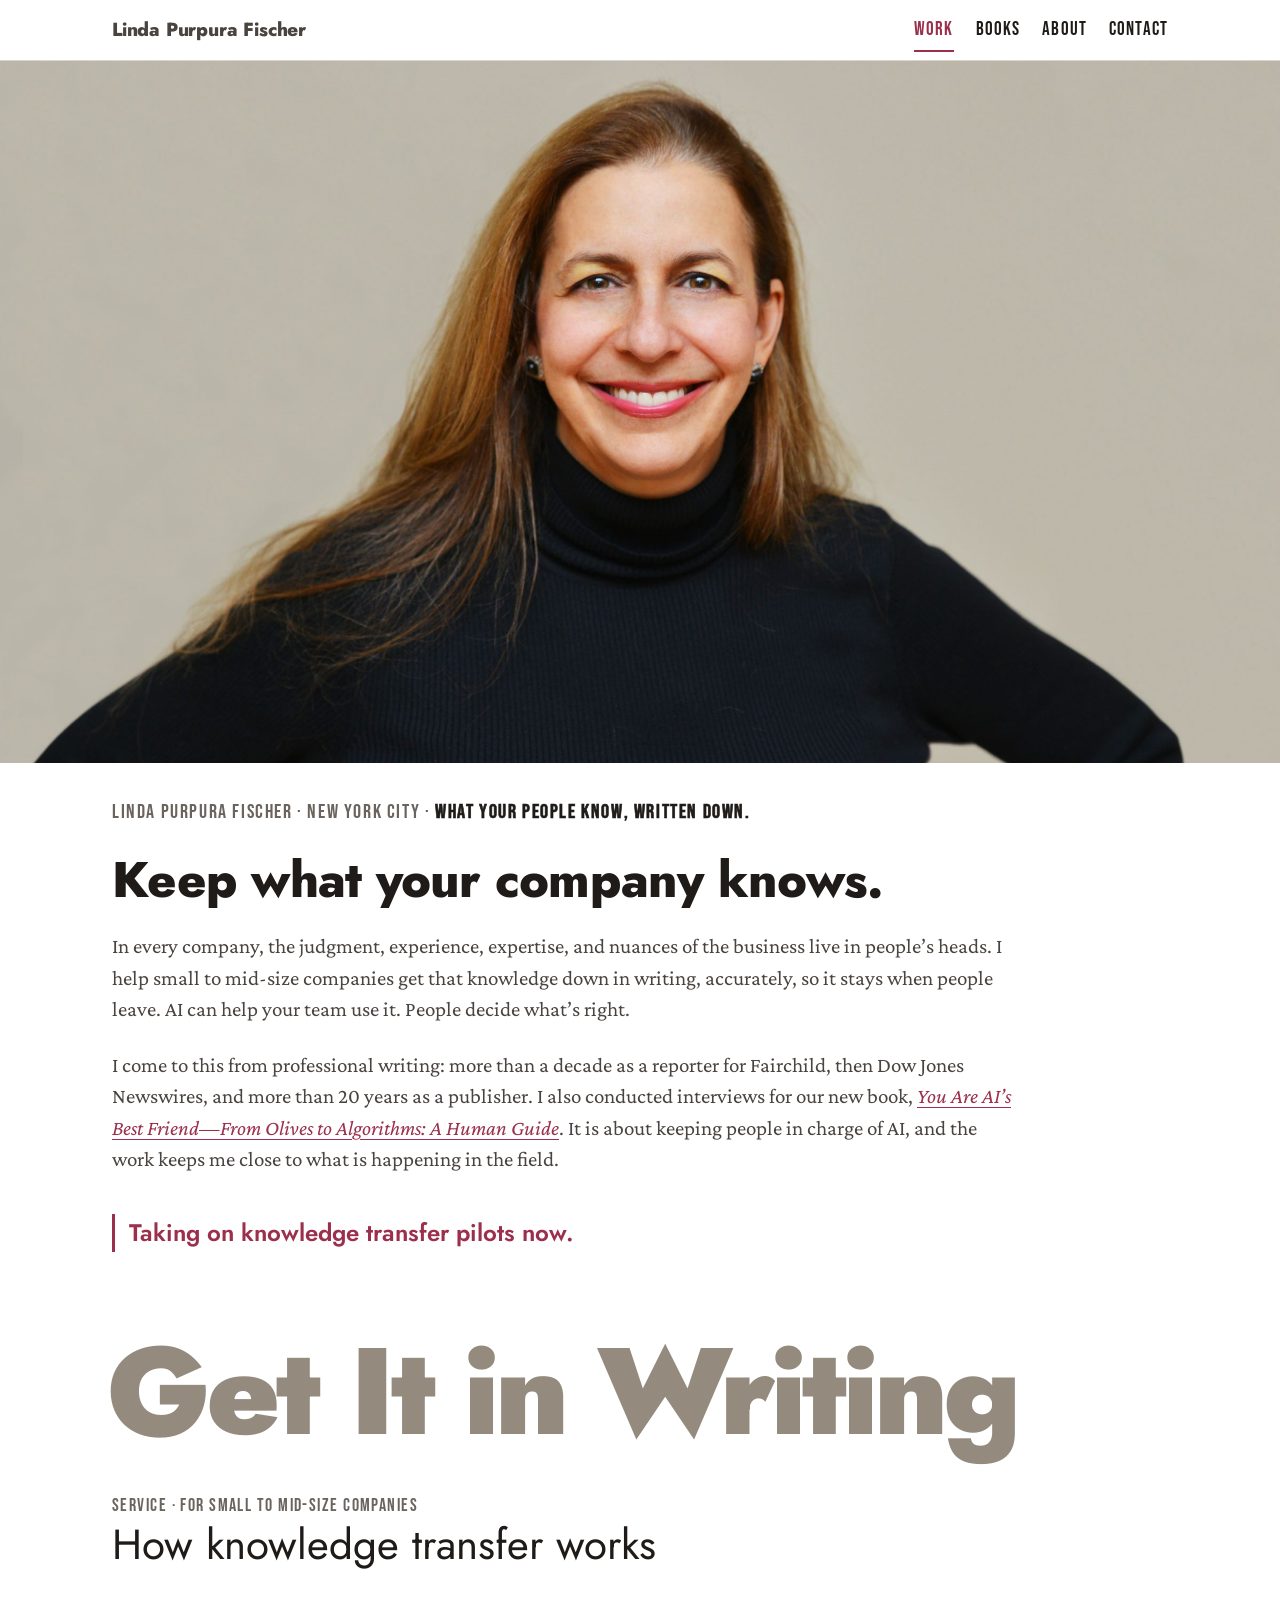
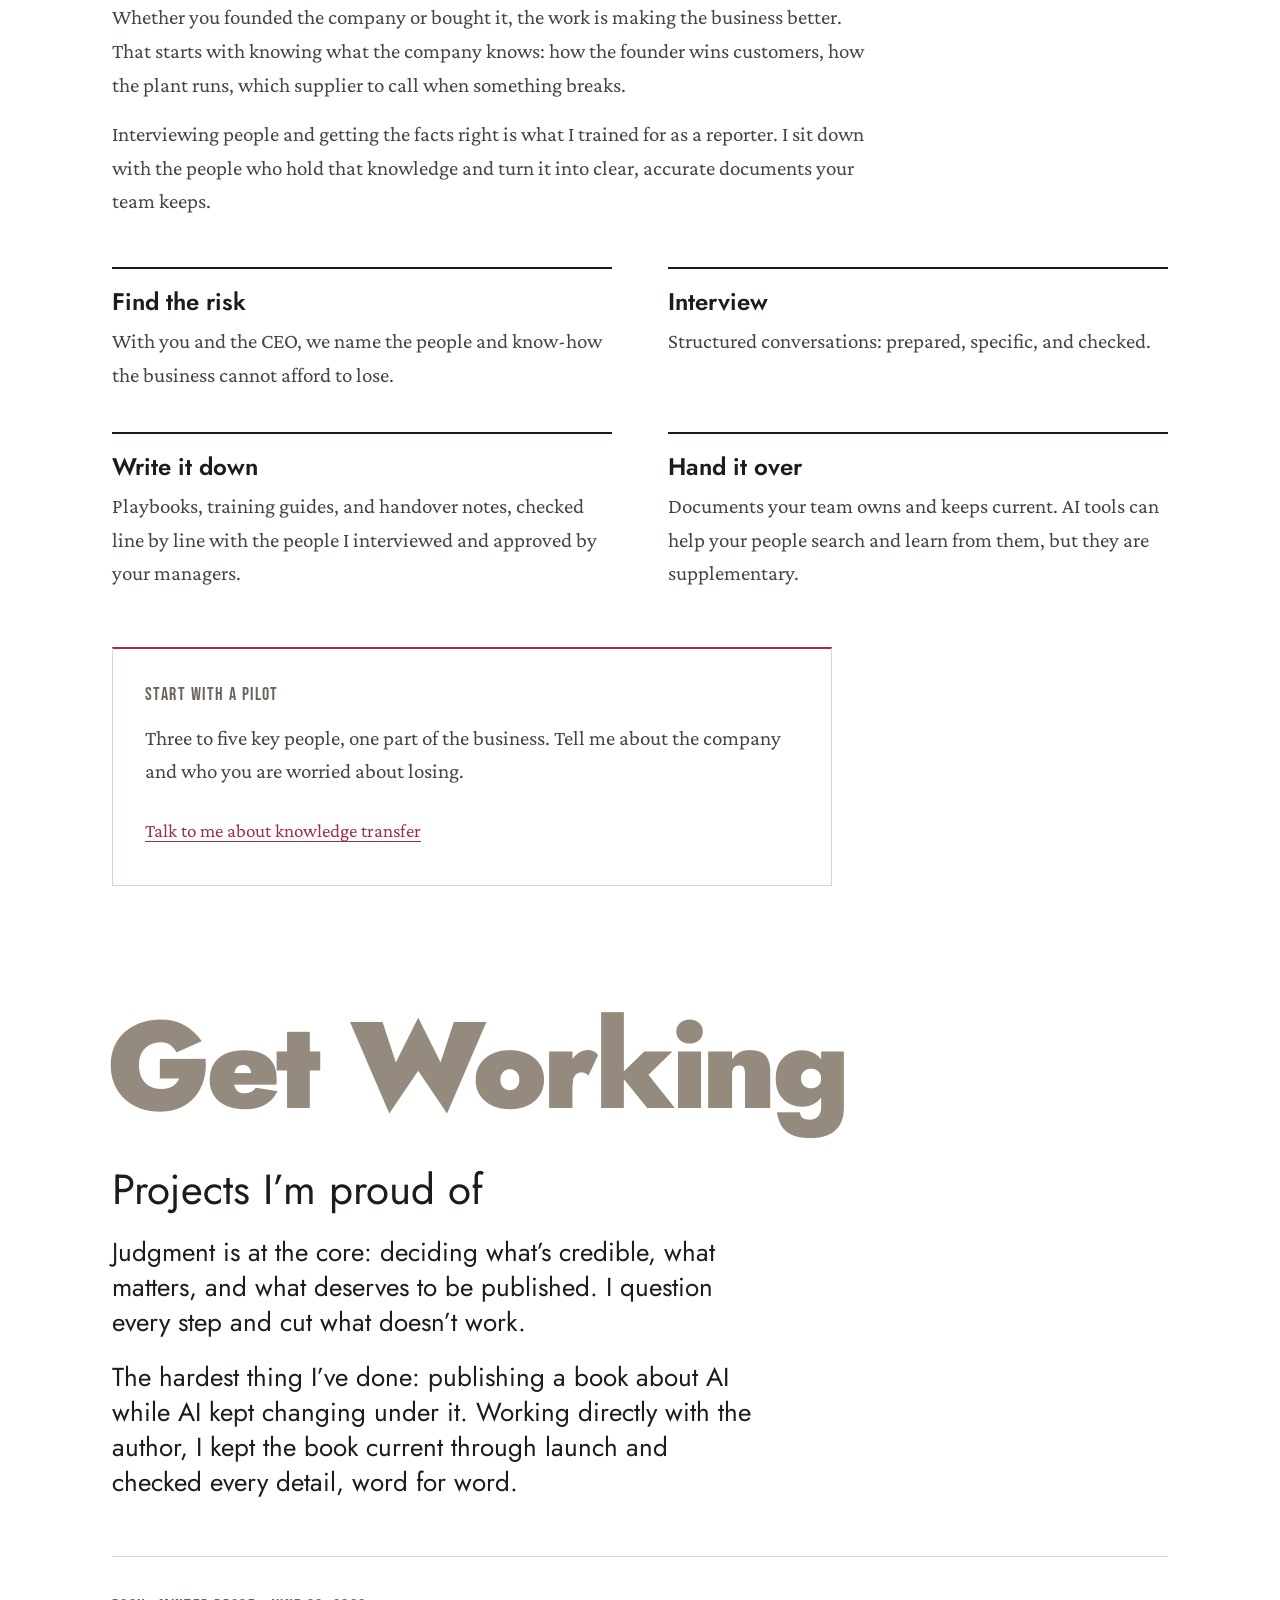
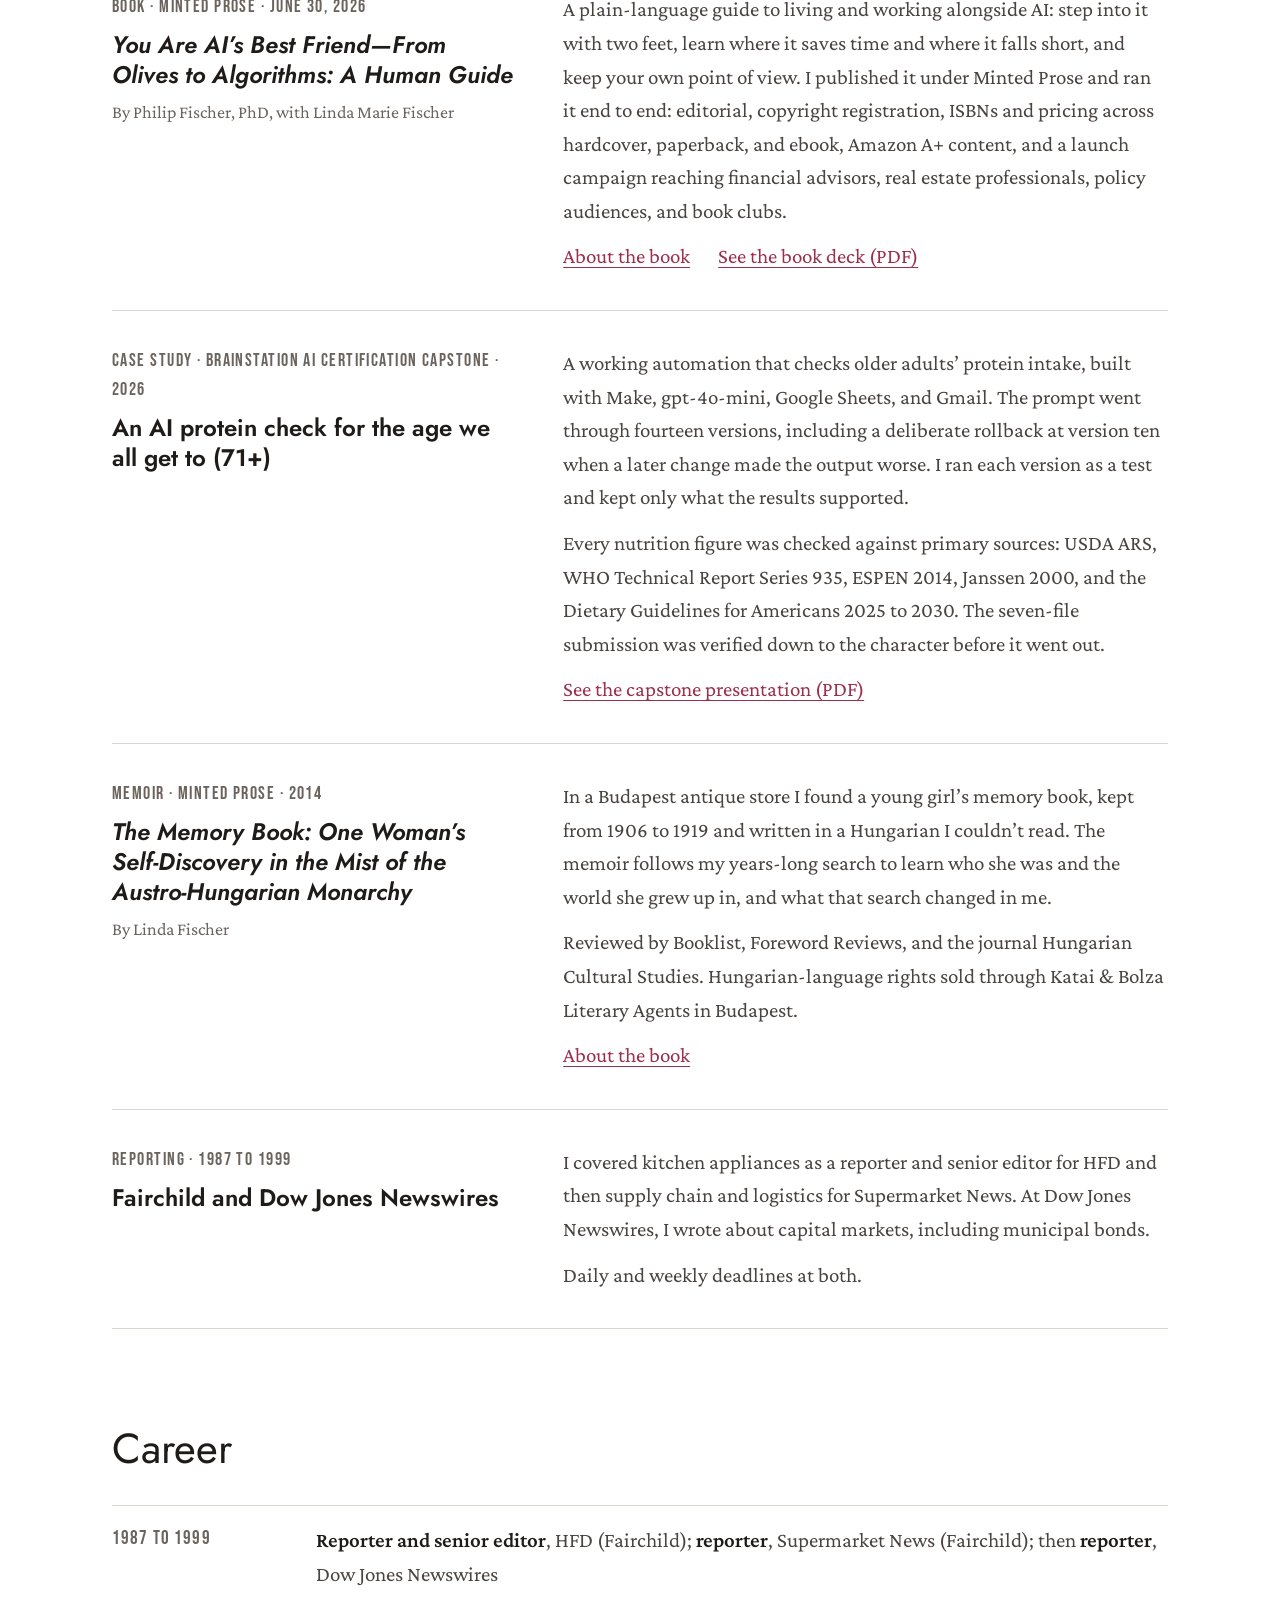
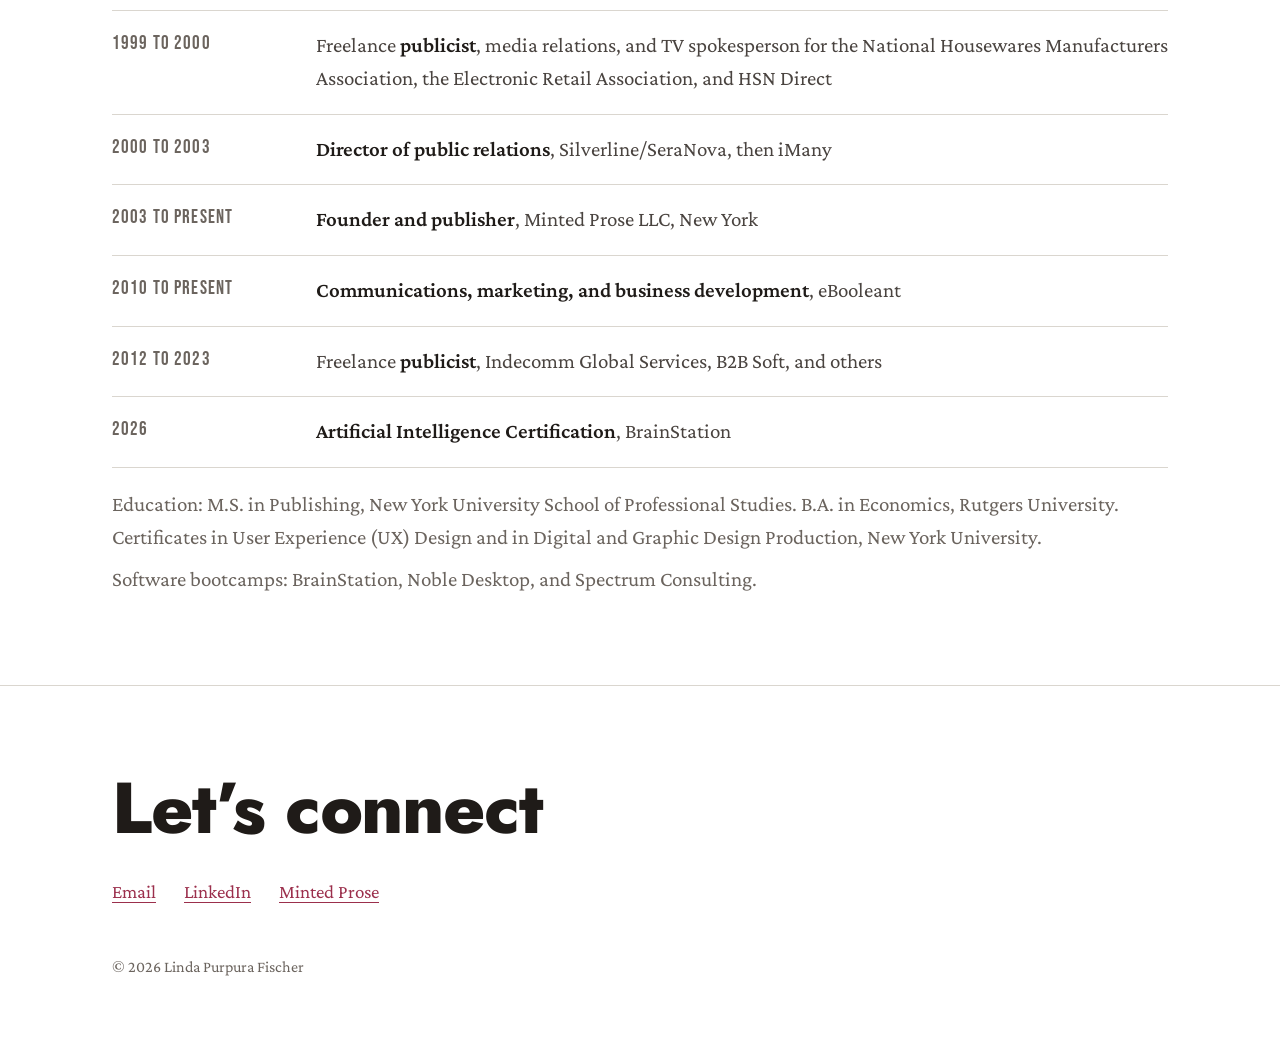
<file: index.html>
<!doctype html>
<html lang="en">
<head>
<meta charset="utf-8">
<meta name="viewport" content="width=device-width, initial-scale=1">
<title>Linda Purpura Fischer</title>
<meta name="description" content="Linda Purpura Fischer: journalist and publisher. What your people know, written down. Founder of Minted Prose, an independent press in New York.">
<meta property="og:title" content="Linda Purpura Fischer">
<meta property="og:description" content="Journalist and publisher. What your people know, written down.">
<meta property="og:image" content="https://lindapurpurafischer.com/img/hero-sm.jpg">
<link rel="preconnect" href="https://fonts.googleapis.com">
<link rel="preconnect" href="https://fonts.gstatic.com" crossorigin>
<link rel="stylesheet" href="https://fonts.googleapis.com/css2?family=Bebas+Neue&family=Crimson+Pro:ital,wght@0,400;0,600;1,400&family=Jost:wght@400;600;800;900&display=swap">
<link rel="stylesheet" href="css/site.css?v=61">
<script src="js/site.js?v=2" defer></script>
</head>
<body>
<a class="skip" href="#main">Skip to content</a>

<nav class="nav" aria-label="Site">
  <div class="wrap">
    <a class="nav__name" href="index.html">Linda Purpura Fischer</a>
    <button class="nav__toggle" type="button" aria-expanded="false" aria-controls="site-menu"><svg class="nav__icon" width="20" height="14" viewBox="0 0 20 14" aria-hidden="true"><path d="M0 1h20M0 7h20M0 13h20" stroke="currentColor" stroke-width="2"/></svg><span class="nav__label">Menu</span></button>
    <ul id="site-menu">
      <li><a href="index.html" aria-current="page">Work</a></li>
      <li><a href="reading.html">Books</a></li>
      <li><a href="about.html">About</a></li>
      <li><a href="contact.html">Contact</a></li>
    </ul>
  </div>
</nav>

<main id="main">

<header id="top">
  <div class="hero">
    <img src="img/hero.jpg" srcset="img/hero-sm.jpg 1200w, img/hero.jpg 2400w" sizes="100vw" alt="Linda Purpura Fischer in a black turtleneck, smiling">
  </div>
  <div class="intro wrap">
    <h1 class="kicker">Linda Purpura Fischer · New York City · <strong>What your people know, written down.</strong></h1>
    <div class="vision">
      <p class="vision__head">Keep what your company knows.</p>
      <p class="vision__body">In every company, the judgment, experience, expertise, and nuances of the business live in people’s heads. I help small to mid-size companies get that knowledge down in writing, accurately, so it stays when people leave. AI can help your team use it. People decide what’s right.</p>
      <p class="vision__body">I come to this from professional writing: more than a decade as a reporter for Fairchild, then Dow Jones Newswires, and more than 20 years as a publisher. I also conducted interviews for our new book, <a href="https://www.mintedprose.com/books/you-are-ais-best-friend.html"><em>You Are AI’s Best Friend—From Olives to Algorithms: A Human Guide</em></a>. It is about keeping people in charge of AI, and the work keeps me close to what is happening in the field.</p>
    </div>
    <p class="seeking">Taking on knowledge transfer pilots now.</p>
  </div>
</header>

<section id="knowledge" class="section section--warm" aria-labelledby="kt">
  <div class="wrap">
    <p class="ghost" aria-hidden="true">Get It in Writing</p>
    <p class="kicker">Service · For small to mid-size companies</p>
    <h2 id="kt">How knowledge transfer works</h2>
    <div class="prose">
      <p>Whether you founded the company or bought it, the work is making the business better. That starts with knowing what the company knows: how the founder wins customers, how the plant runs, which supplier to call when something breaks.</p>
      <p>Interviewing people and getting the facts right is what I trained for as a reporter. I sit down with the people who hold that knowledge and turn it into clear, accurate documents your team keeps.</p>
    </div>
    <div class="traits">
      <div>
        <h3>Find the risk</h3>
        <p>With you and the CEO, we name the people and know-how the business cannot afford to lose.</p>
      </div>
      <div>
        <h3>Interview</h3>
        <p>Structured conversations: prepared, specific, and checked.</p>
      </div>
      <div>
        <h3>Write it down</h3>
        <p>Playbooks, training guides, and handover notes, checked line by line with the people I interviewed and approved by your managers.</p>
      </div>
      <div>
        <h3>Hand it over</h3>
        <p>Documents your team owns and keeps current. AI tools can help your people search and learn from them, but they are supplementary.</p>
      </div>
    </div>
    <div class="wholesale">
      <p class="kicker">Start with a pilot</p>
      <p>Three to five key people, one part of the business. Tell me about the company and who you are worried about losing.</p>
      <div class="links"><a href="mailto:techandfinancial@gmail.com?subject=Knowledge%20transfer">Talk to me about knowledge transfer</a></div>
    </div>
  </div>
</section>

<section id="working" class="section">
  <div class="wrap">
    <p class="ghost" aria-hidden="true">Get Working</p>
    <h2>Projects I’m proud of</h2>
    <p class="judgment">Judgment is at the core: deciding what’s credible, what matters, and what deserves to be published. I question every step and cut what doesn’t work.</p>
    <p class="judgment">The hardest thing I’ve done: publishing a book about AI while AI kept changing under it. Working directly with the author, I kept the book current through launch and checked every detail, word for word.</p>

    <div class="work">
      <article>
        <div class="meta">
          <p class="kicker">Book · Minted Prose · June 30, 2026</p>
          <h3><em>You Are AI’s Best Friend—From Olives to Algorithms: A Human Guide</em></h3>
          <p class="by">By Philip Fischer, PhD, with Linda Marie Fischer</p>
        </div>
        <div class="text">
          <p>A plain-language guide to living and working alongside AI: step into it with two feet, learn where it saves time and where it falls short, and keep your own point of view. I published it under Minted Prose and ran it end to end: editorial, copyright registration, ISBNs and pricing across hardcover, paperback, and ebook, Amazon A+ content, and a launch campaign reaching financial advisors, real estate professionals, policy audiences, and book clubs.</p>
          <p class="inline-links"><a href="https://www.mintedprose.com/books/you-are-ais-best-friend.html">About the book</a><a href="docs/you-are-ais-best-friend-deck.pdf" target="_blank" rel="noopener">See the book deck (PDF)</a></p>
        </div>
      </article>
      <article>
        <div class="meta">
          <p class="kicker">Case study · BrainStation AI certification capstone · 2026</p>
          <h3>An AI protein check for the age we all get to (71+)</h3>
        </div>
        <div class="text">
          <p>A working automation that checks older adults’ protein intake, built with Make, gpt-4o-mini, Google Sheets, and Gmail. The prompt went through fourteen versions, including a deliberate rollback at version ten when a later change made the output worse. I ran each version as a test and kept only what the results supported.</p>
          <p>Every nutrition figure was checked against primary sources: USDA ARS, WHO Technical Report Series 935, ESPEN 2014, Janssen 2000, and the Dietary Guidelines for Americans 2025 to 2030. The seven-file submission was verified down to the character before it went out.</p>
          <p><a href="docs/ai-protein-check-case-study.pdf" target="_blank" rel="noopener">See the capstone presentation (PDF)</a></p>
        </div>
      </article>
      <article>
        <div class="meta">
          <p class="kicker">Memoir · Minted Prose · 2014</p>
          <h3><em>The Memory Book: One Woman’s Self-Discovery in the Mist of the Austro-Hungarian Monarchy</em></h3>
          <p class="by">By Linda Fischer</p>
        </div>
        <div class="text">
          <p>In a Budapest antique store I found a young girl’s memory book, kept from 1906 to 1919 and written in a Hungarian I couldn’t read. The memoir follows my years-long search to learn who she was and the world she grew up in, and what that search changed in me.</p>
          <p>Reviewed by Booklist, Foreword Reviews, and the journal Hungarian Cultural Studies. Hungarian-language rights sold through Katai &amp; Bolza Literary Agents in Budapest.</p>
          <p><a href="https://www.mintedprose.com/books/the-memory-book.html">About the book</a></p>
        </div>
      </article>
      <article>
        <div class="meta">
          <p class="kicker">Reporting · 1987 to 1999</p>
          <h3>Fairchild and Dow Jones Newswires</h3>
        </div>
        <div class="text">
          <p>I covered kitchen appliances as a reporter and senior editor for HFD and then supply chain and logistics for Supermarket News. At Dow Jones Newswires, I wrote about capital markets, including municipal bonds.</p>
          <p>Daily and weekly deadlines at both.</p>
        </div>
      </article>
    </div>
  </div>
</section>

<section class="section" aria-labelledby="career">
  <div class="wrap">
    <h2 id="career">Career</h2>
    <ol class="career">
      <li><span>1987 to 1999</span><span><strong>Reporter and senior editor</strong>, HFD (Fairchild); <strong>reporter</strong>, Supermarket News (Fairchild); then <strong>reporter</strong>, Dow Jones Newswires</span></li>
      <li><span>1999 to 2000</span><span>Freelance <strong>publicist</strong>, media relations, and TV spokesperson for the National Housewares Manufacturers Association, the Electronic Retail Association, and HSN Direct</span></li>
      <li><span>2000 to 2003</span><span><strong>Director of public relations</strong>, Silverline/SeraNova, then iMany</span></li>
      <li><span>2003 to present</span><span><strong>Founder and publisher</strong>, Minted Prose LLC, New York</span></li>
      <li><span>2010 to present</span><span><strong>Communications, marketing, and business development</strong>, eBooleant</span></li>
      <li><span>2012 to 2023</span><span>Freelance <strong>publicist</strong>, Indecomm Global Services, B2B Soft, and others</span></li>
      <li><span>2026</span><span><strong>Artificial Intelligence Certification</strong>, BrainStation</span></li>
    </ol>
    <p class="note">Education: M.S. in Publishing, New York University School of Professional Studies. B.A. in Economics, Rutgers University. Certificates in User Experience (UX) Design and in Digital and Graphic Design Production, New York University.</p>
    <p class="note" style="margin-top:8px">Software bootcamps: BrainStation, Noble Desktop, and Spectrum Consulting.</p>
  </div>
</section>

</main>

<footer id="contact" class="foot">
  <div class="wrap">
    <h2>Let’s connect</h2>
    <div class="links">
      <a href="mailto:techandfinancial@gmail.com">Email</a>
      <a href="https://www.linkedin.com/in/lindapurpurafischer/">LinkedIn</a>
      <a href="https://mintedprose.com">Minted Prose</a>
    </div>
    <p class="small">© 2026 Linda Purpura Fischer</p>
  </div>
</footer>

</body>
</html>
</file>
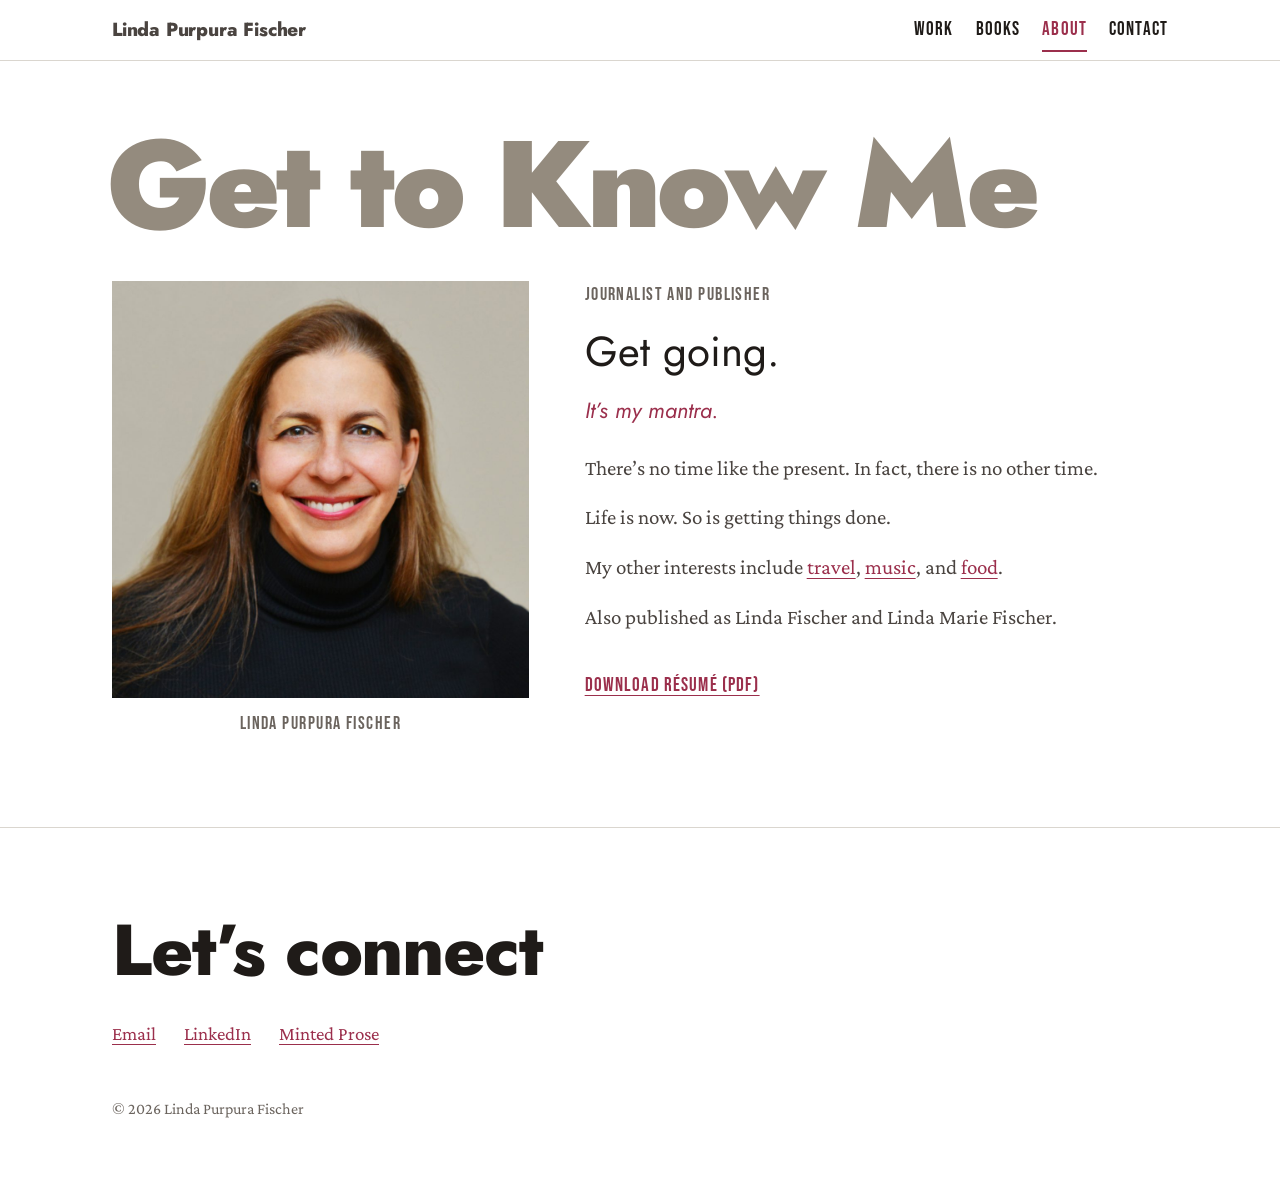
<file: about.html>
<!doctype html>
<html lang="en">
<head>
<meta charset="utf-8">
<meta name="viewport" content="width=device-width, initial-scale=1">
<title>About · Linda Purpura Fischer</title>
<meta name="description" content="Linda Purpura Fischer: journalist and publisher. What your people know, written down. Founder of Minted Prose, an independent press in New York.">
<meta property="og:title" content="Linda Purpura Fischer">
<meta property="og:description" content="Journalist and publisher. What your people know, written down.">
<meta property="og:image" content="img/hero-sm.jpg">
<link rel="preconnect" href="https://fonts.googleapis.com">
<link rel="preconnect" href="https://fonts.gstatic.com" crossorigin>
<link rel="stylesheet" href="https://fonts.googleapis.com/css2?family=Bebas+Neue&family=Crimson+Pro:ital,wght@0,400;0,600;1,400&family=Jost:wght@400;600;800;900&display=swap">
<link rel="stylesheet" href="css/site.css?v=61">
<script src="js/site.js?v=2" defer></script>
</head>
<body>
<a class="skip" href="#main">Skip to content</a>

<nav class="nav" aria-label="Site">
  <div class="wrap">
    <a class="nav__name" href="index.html">Linda Purpura Fischer</a>
    <button class="nav__toggle" type="button" aria-expanded="false" aria-controls="site-menu"><svg class="nav__icon" width="20" height="14" viewBox="0 0 20 14" aria-hidden="true"><path d="M0 1h20M0 7h20M0 13h20" stroke="currentColor" stroke-width="2"/></svg><span class="nav__label">Menu</span></button>
    <ul id="site-menu">
      <li><a href="index.html">Work</a></li>
      <li><a href="reading.html">Books</a></li>
      <li><a href="about.html" aria-current="page">About</a></li>
      <li><a href="contact.html">Contact</a></li>
    </ul>
  </div>
</nav>

<main id="main">

<section id="about" class="section section--top">
  <div class="wrap">
    <p class="ghost ghost--about" aria-hidden="true">Get to Know Me</p>
    <div class="about">
      <figure class="about__figure">
        <img class="about__photo" src="img/portrait.jpg" alt="Linda Purpura Fischer">
        <figcaption>Linda Purpura Fischer</figcaption>
      </figure>
      <div class="about__text">
        <p class="kicker">Journalist and publisher</p>
        <h2>Get going.</h2>
        <p class="mantra">It’s my mantra.</p>
        <div class="prose">
          <p>There’s no time like the present. In fact, there is no other time.</p>
          <p>Life is now. So is getting things done.</p>
          <p>My other interests include <a href="https://www.instagram.com/lindafischertravels/">travel</a>, <a href="https://lindamariefischer.com">music</a>, and <a href="https://www.fischerkitchen.com">food</a>.</p>
          <p>Also published as Linda Fischer and Linda Marie Fischer.</p>
          <p class="resume-link"><a href="docs/linda-purpura-fischer-resume.pdf" target="_blank" rel="noopener">Download résumé (PDF)</a></p>
        </div>
      </div>
    </div>
  </div>
</section>

</main>

<footer id="contact" class="foot">
  <div class="wrap">
    <h2>Let’s connect</h2>
    <div class="links">
      <a href="mailto:techandfinancial@gmail.com">Email</a>
      <a href="https://www.linkedin.com/in/lindapurpurafischer/">LinkedIn</a>
      <a href="https://mintedprose.com">Minted Prose</a>
    </div>
    <p class="small">© 2026 Linda Purpura Fischer</p>
  </div>
</footer>

</body>
</html>
</file>
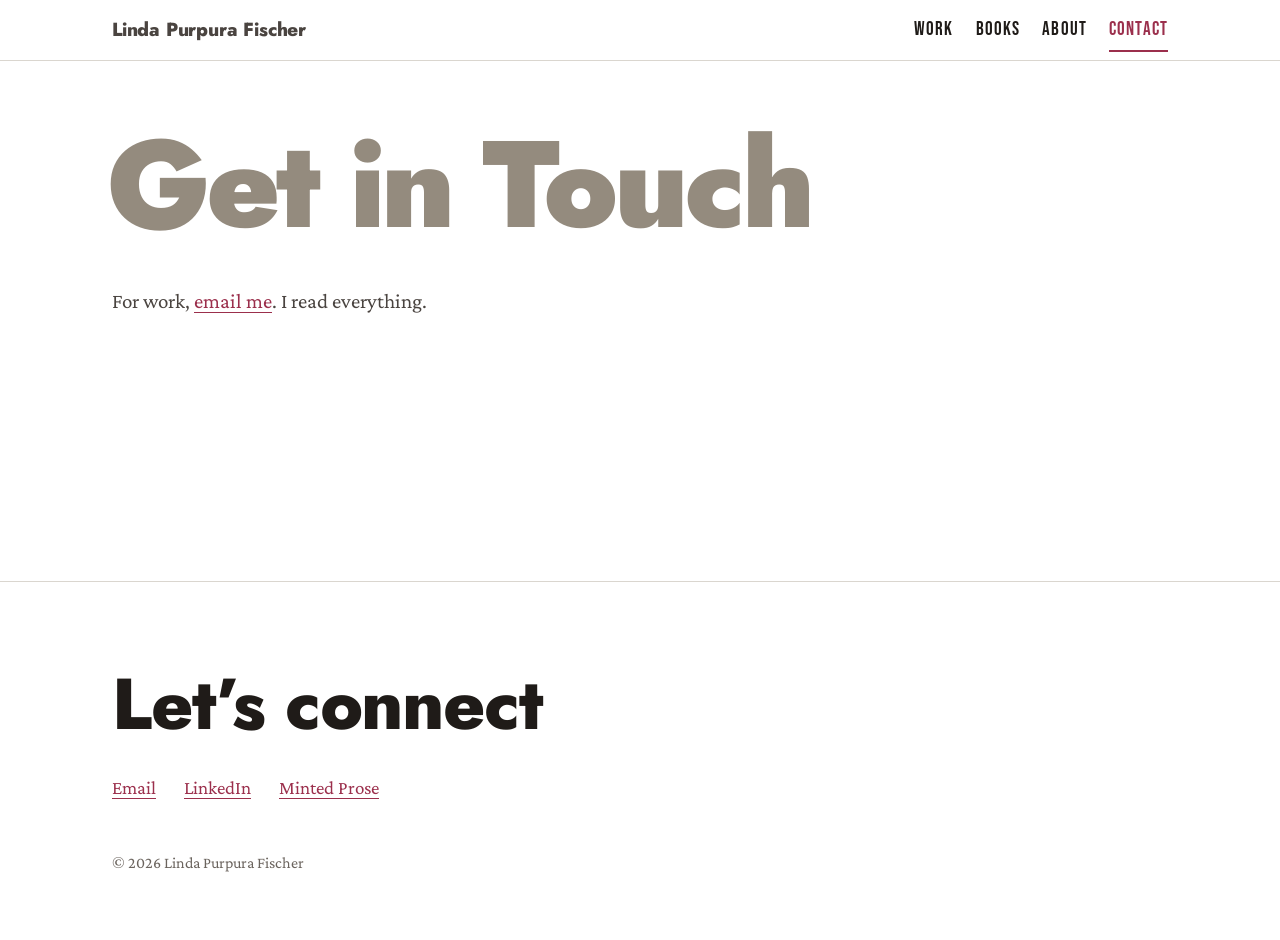
<file: contact.html>
<!doctype html>
<html lang="en">
<head>
<meta charset="utf-8">
<meta name="viewport" content="width=device-width, initial-scale=1">
<title>Get in Touch · Linda Purpura Fischer</title>
<meta name="description" content="Linda Purpura Fischer: journalist and publisher. What your people know, written down. Founder of Minted Prose, an independent press in New York.">
<meta property="og:title" content="Linda Purpura Fischer">
<meta property="og:description" content="Journalist and publisher. What your people know, written down.">
<meta property="og:image" content="img/hero-sm.jpg">
<link rel="preconnect" href="https://fonts.googleapis.com">
<link rel="preconnect" href="https://fonts.gstatic.com" crossorigin>
<link rel="stylesheet" href="https://fonts.googleapis.com/css2?family=Bebas+Neue&family=Crimson+Pro:ital,wght@0,400;0,600;1,400&family=Jost:wght@400;600;800;900&display=swap">
<link rel="stylesheet" href="css/site.css?v=61">
<script src="js/site.js?v=2" defer></script>
</head>
<body>
<a class="skip" href="#main">Skip to content</a>

<nav class="nav" aria-label="Site">
  <div class="wrap">
    <a class="nav__name" href="index.html">Linda Purpura Fischer</a>
    <button class="nav__toggle" type="button" aria-expanded="false" aria-controls="site-menu"><svg class="nav__icon" width="20" height="14" viewBox="0 0 20 14" aria-hidden="true"><path d="M0 1h20M0 7h20M0 13h20" stroke="currentColor" stroke-width="2"/></svg><span class="nav__label">Menu</span></button>
    <ul id="site-menu">
      <li><a href="index.html">Work</a></li>
      <li><a href="reading.html">Books</a></li>
      <li><a href="about.html">About</a></li>
      <li><a href="contact.html" aria-current="page">Contact</a></li>
    </ul>
  </div>
</nav>

<main id="main">

<section id="get-in-touch" class="section section--top">
  <div class="wrap">
    <p class="ghost" aria-hidden="true">Get in Touch</p>
    <div class="prose">
      <p>For work, <a href="mailto:techandfinancial@gmail.com">email me</a>. I read everything.</p>
    </div>
  </div>
</section>

</main>

<footer id="contact" class="foot">
  <div class="wrap">
    <h2>Let’s connect</h2>
    <div class="links">
      <a href="mailto:techandfinancial@gmail.com">Email</a>
      <a href="https://www.linkedin.com/in/lindapurpurafischer/">LinkedIn</a>
      <a href="https://mintedprose.com">Minted Prose</a>
    </div>
    <p class="small">© 2026 Linda Purpura Fischer</p>
  </div>
</footer>

</body>
</html>
</file>
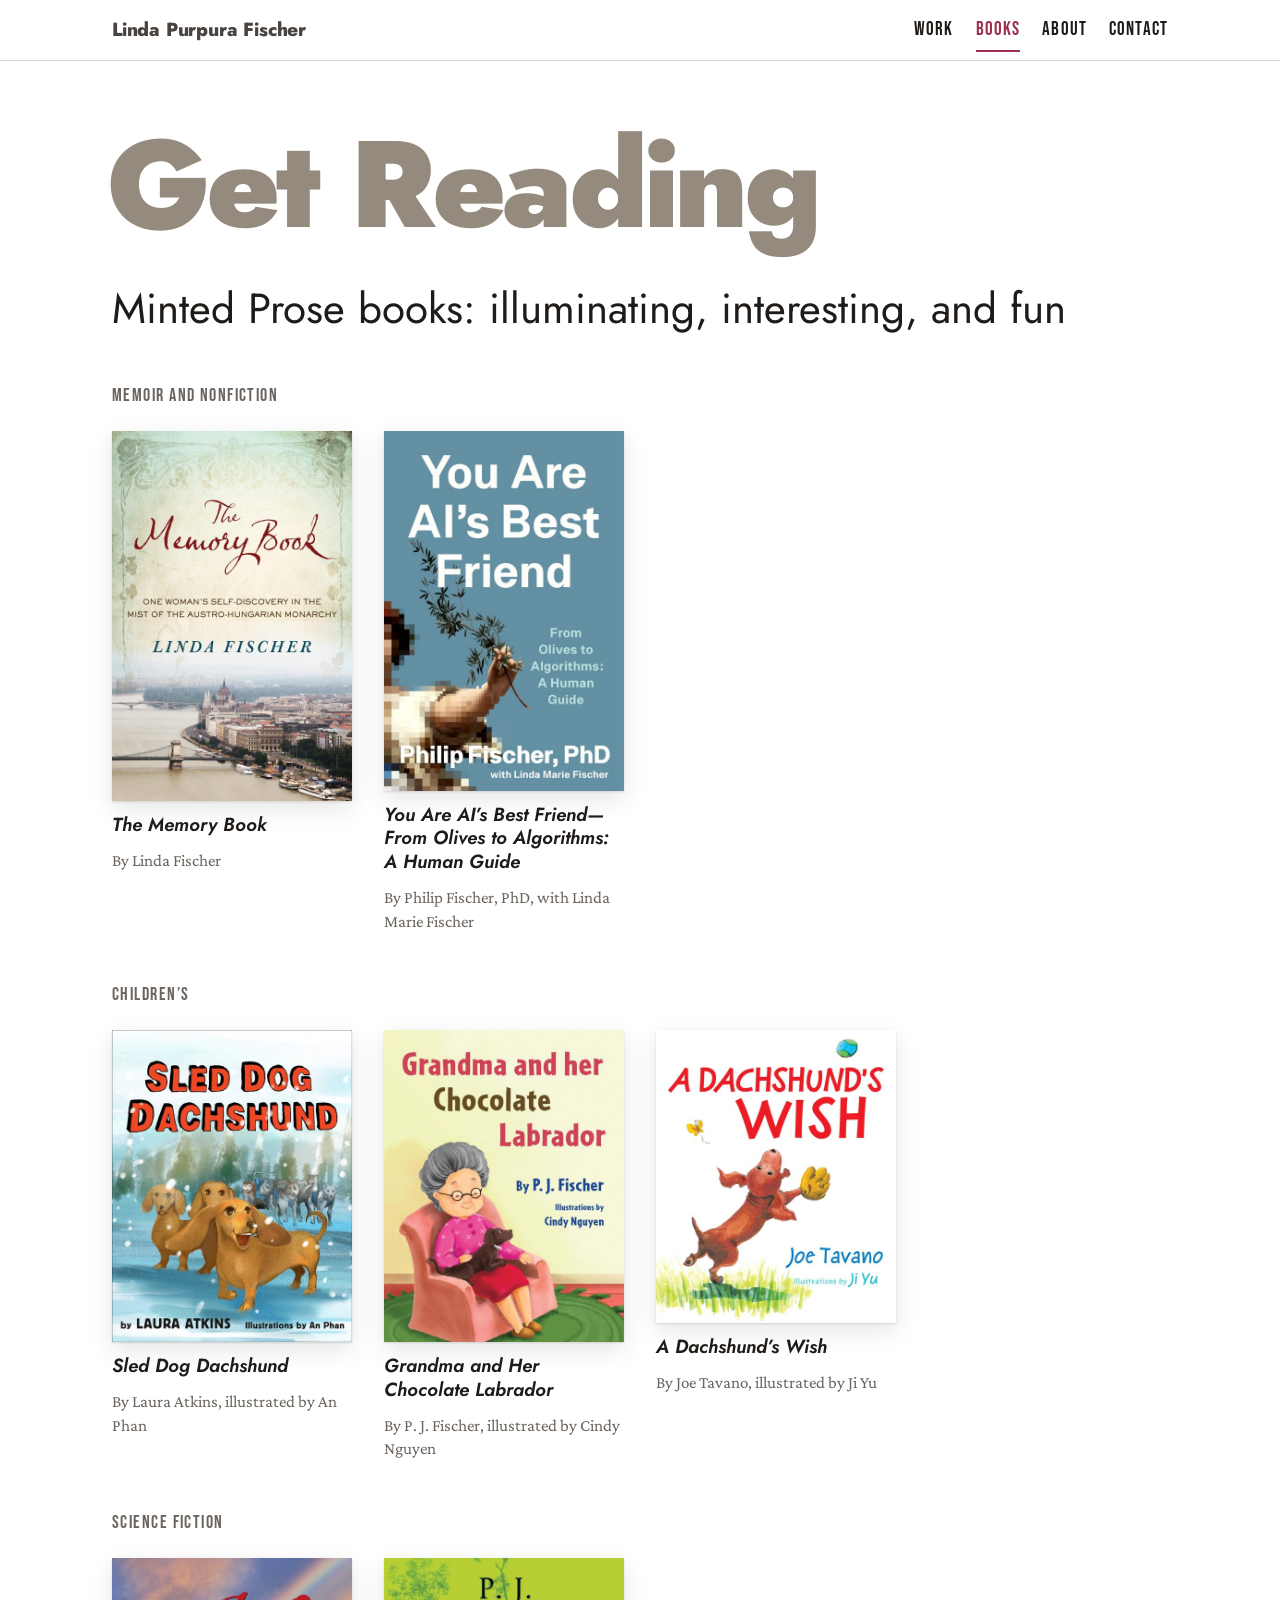
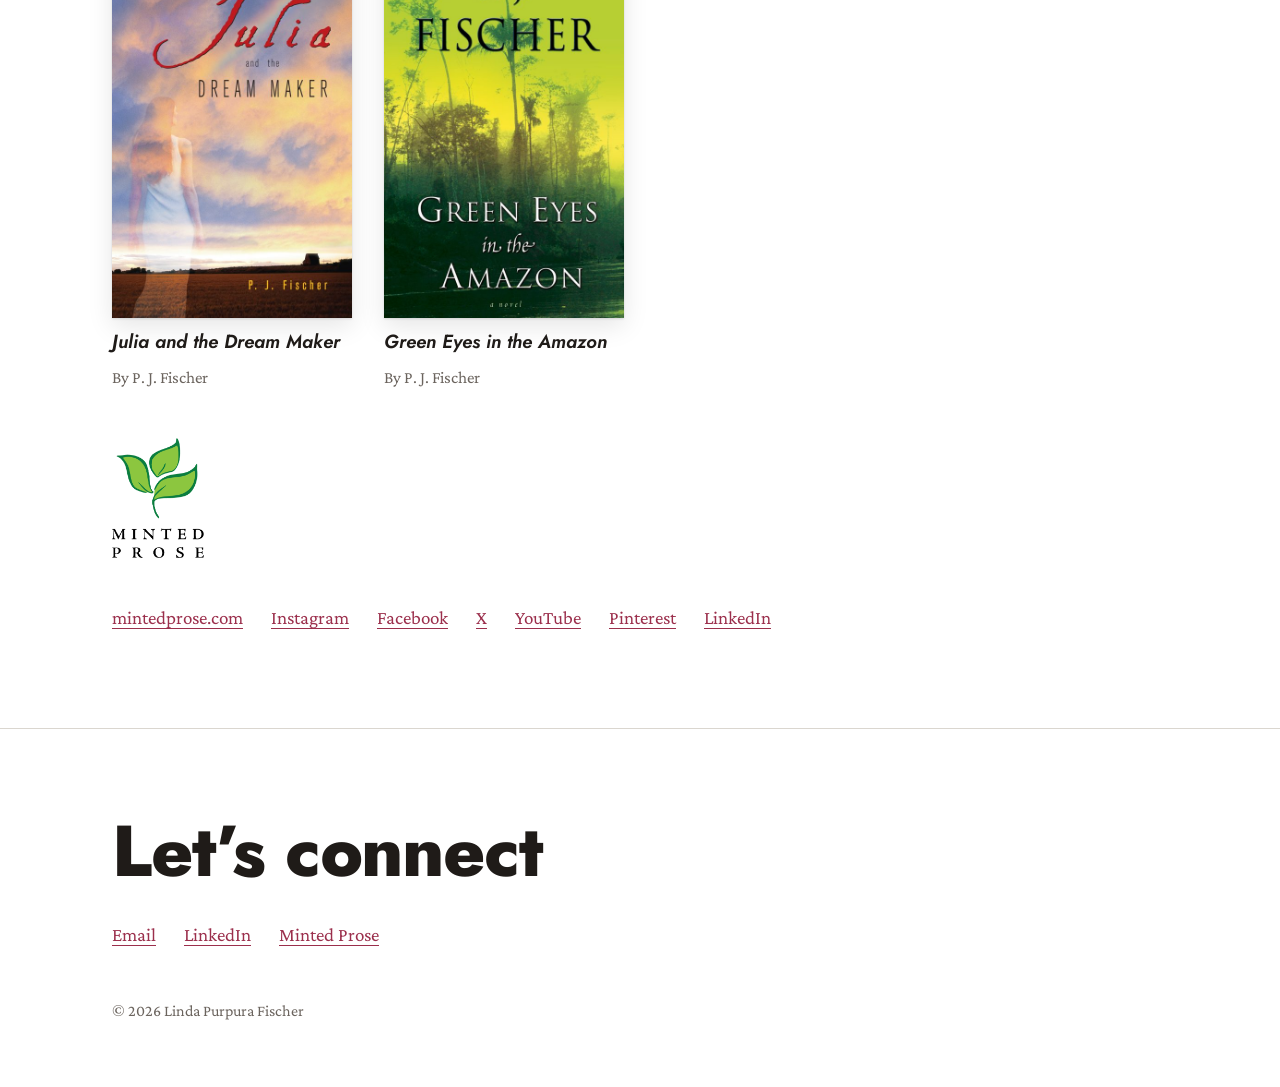
<file: reading.html>
<!doctype html>
<html lang="en">
<head>
<meta charset="utf-8">
<meta name="viewport" content="width=device-width, initial-scale=1">
<title>Get Reading · Linda Purpura Fischer</title>
<meta name="description" content="Linda Purpura Fischer: journalist and publisher. What your people know, written down. Founder of Minted Prose, an independent press in New York.">
<meta property="og:title" content="Linda Purpura Fischer">
<meta property="og:description" content="Journalist and publisher. What your people know, written down.">
<meta property="og:image" content="img/hero-sm.jpg">
<link rel="preconnect" href="https://fonts.googleapis.com">
<link rel="preconnect" href="https://fonts.gstatic.com" crossorigin>
<link rel="stylesheet" href="https://fonts.googleapis.com/css2?family=Bebas+Neue&family=Crimson+Pro:ital,wght@0,400;0,600;1,400&family=Jost:wght@400;600;800;900&display=swap">
<link rel="stylesheet" href="css/site.css?v=61">
<script src="js/site.js?v=2" defer></script>
</head>
<body>
<a class="skip" href="#main">Skip to content</a>

<nav class="nav" aria-label="Site">
  <div class="wrap">
    <a class="nav__name" href="index.html">Linda Purpura Fischer</a>
    <button class="nav__toggle" type="button" aria-expanded="false" aria-controls="site-menu"><svg class="nav__icon" width="20" height="14" viewBox="0 0 20 14" aria-hidden="true"><path d="M0 1h20M0 7h20M0 13h20" stroke="currentColor" stroke-width="2"/></svg><span class="nav__label">Menu</span></button>
    <ul id="site-menu">
      <li><a href="index.html">Work</a></li>
      <li><a href="reading.html" aria-current="page">Books</a></li>
      <li><a href="about.html">About</a></li>
      <li><a href="contact.html">Contact</a></li>
    </ul>
  </div>
</nav>

<main id="main">

<section id="reading" class="section section--top">
  <div class="wrap">
    <p class="ghost" aria-hidden="true">Get Reading</p>
    <h2>Minted Prose books: illuminating, interesting, and fun</h2>

    <p class="kicker shelf-label">Memoir and nonfiction</p>
    <div class="books">
      <a class="book" href="https://www.mintedprose.com/books/the-memory-book.html">
        <img src="img/covers/memory-book.jpg" alt="Cover of The Memory Book" loading="lazy">
        <h3><em>The Memory Book</em></h3>
        <p>By Linda Fischer</p>
      </a>
      <a class="book" href="https://www.mintedprose.com/books/you-are-ais-best-friend.html">
        <img src="img/covers/ai-best-friend.jpg" alt="Cover of You Are AI’s Best Friend—From Olives to Algorithms: A Human Guide" loading="lazy">
        <h3><em>You Are AI’s Best Friend—From Olives to Algorithms: A Human Guide</em></h3>
        <p>By Philip Fischer, PhD, with Linda Marie Fischer</p>
      </a>
    </div>

    <p class="kicker shelf-label">Children’s</p>
    <div class="books">
      <a class="book" href="https://www.mintedprose.com/books/sled-dog-dachshund.html">
        <img src="img/covers/sled-dog-dachshund.jpg" alt="Cover of Sled Dog Dachshund" loading="lazy">
        <h3><em>Sled Dog Dachshund</em></h3>
        <p>By Laura Atkins, illustrated by An Phan</p>
      </a>
      <a class="book" href="https://www.mintedprose.com/books/grandma-and-her-chocolate-labrador.html">
        <img src="img/covers/grandma-chocolate-labrador.jpg" alt="Cover of Grandma and Her Chocolate Labrador" loading="lazy">
        <h3><em>Grandma and Her Chocolate Labrador</em></h3>
        <p>By P. J. Fischer, illustrated by Cindy Nguyen</p>
      </a>
      <a class="book" href="https://www.mintedprose.com/books/a-dachshunds-wish.html">
        <img src="img/covers/dachshunds-wish.jpg" alt="Cover of A Dachshund’s Wish" loading="lazy">
        <h3><em>A Dachshund’s Wish</em></h3>
        <p>By Joe Tavano, illustrated by Ji Yu</p>
      </a>
    </div>

    <p class="kicker shelf-label">Science fiction</p>
    <div class="books">
      <a class="book" href="https://www.mintedprose.com/books/julia-and-the-dream-maker.html">
        <img src="img/covers/julia-dream-maker.jpg" alt="Cover of Julia and the Dream Maker" loading="lazy">
        <h3><em>Julia and the Dream Maker</em></h3>
        <p>By P. J. Fischer</p>
      </a>
      <a class="book" href="https://www.mintedprose.com/books/green-eyes-in-the-amazon.html">
        <img src="img/covers/green-eyes-amazon.jpg" alt="Cover of Green Eyes in the Amazon" loading="lazy">
        <h3><em>Green Eyes in the Amazon</em></h3>
        <p>By P. J. Fischer</p>
      </a>
    </div>

    <a class="brand-logo" href="https://mintedprose.com"><img src="img/logos/minted-prose.png" alt="Minted Prose"></a>
    <div class="links">
      <a href="https://www.mintedprose.com">mintedprose.com</a>
      <a href="https://www.instagram.com/mintedprose/">Instagram</a>
      <a href="https://www.facebook.com/mintedprose">Facebook</a>
      <a href="https://x.com/MintedProse">X</a>
      <a href="https://www.youtube.com/user/MintedProse">YouTube</a>
      <a href="https://www.pinterest.com/mintedprose/">Pinterest</a>
      <a href="https://www.linkedin.com/company/minted-prose-llc/">LinkedIn</a>
    </div>
  </div>
</section>


</main>

<footer id="contact" class="foot">
  <div class="wrap">
    <h2>Let’s connect</h2>
    <div class="links">
      <a href="mailto:techandfinancial@gmail.com">Email</a>
      <a href="https://www.linkedin.com/in/lindapurpurafischer/">LinkedIn</a>
      <a href="https://mintedprose.com">Minted Prose</a>
    </div>
    <p class="small">© 2026 Linda Purpura Fischer</p>
  </div>
</footer>

</body>
</html>
</file>
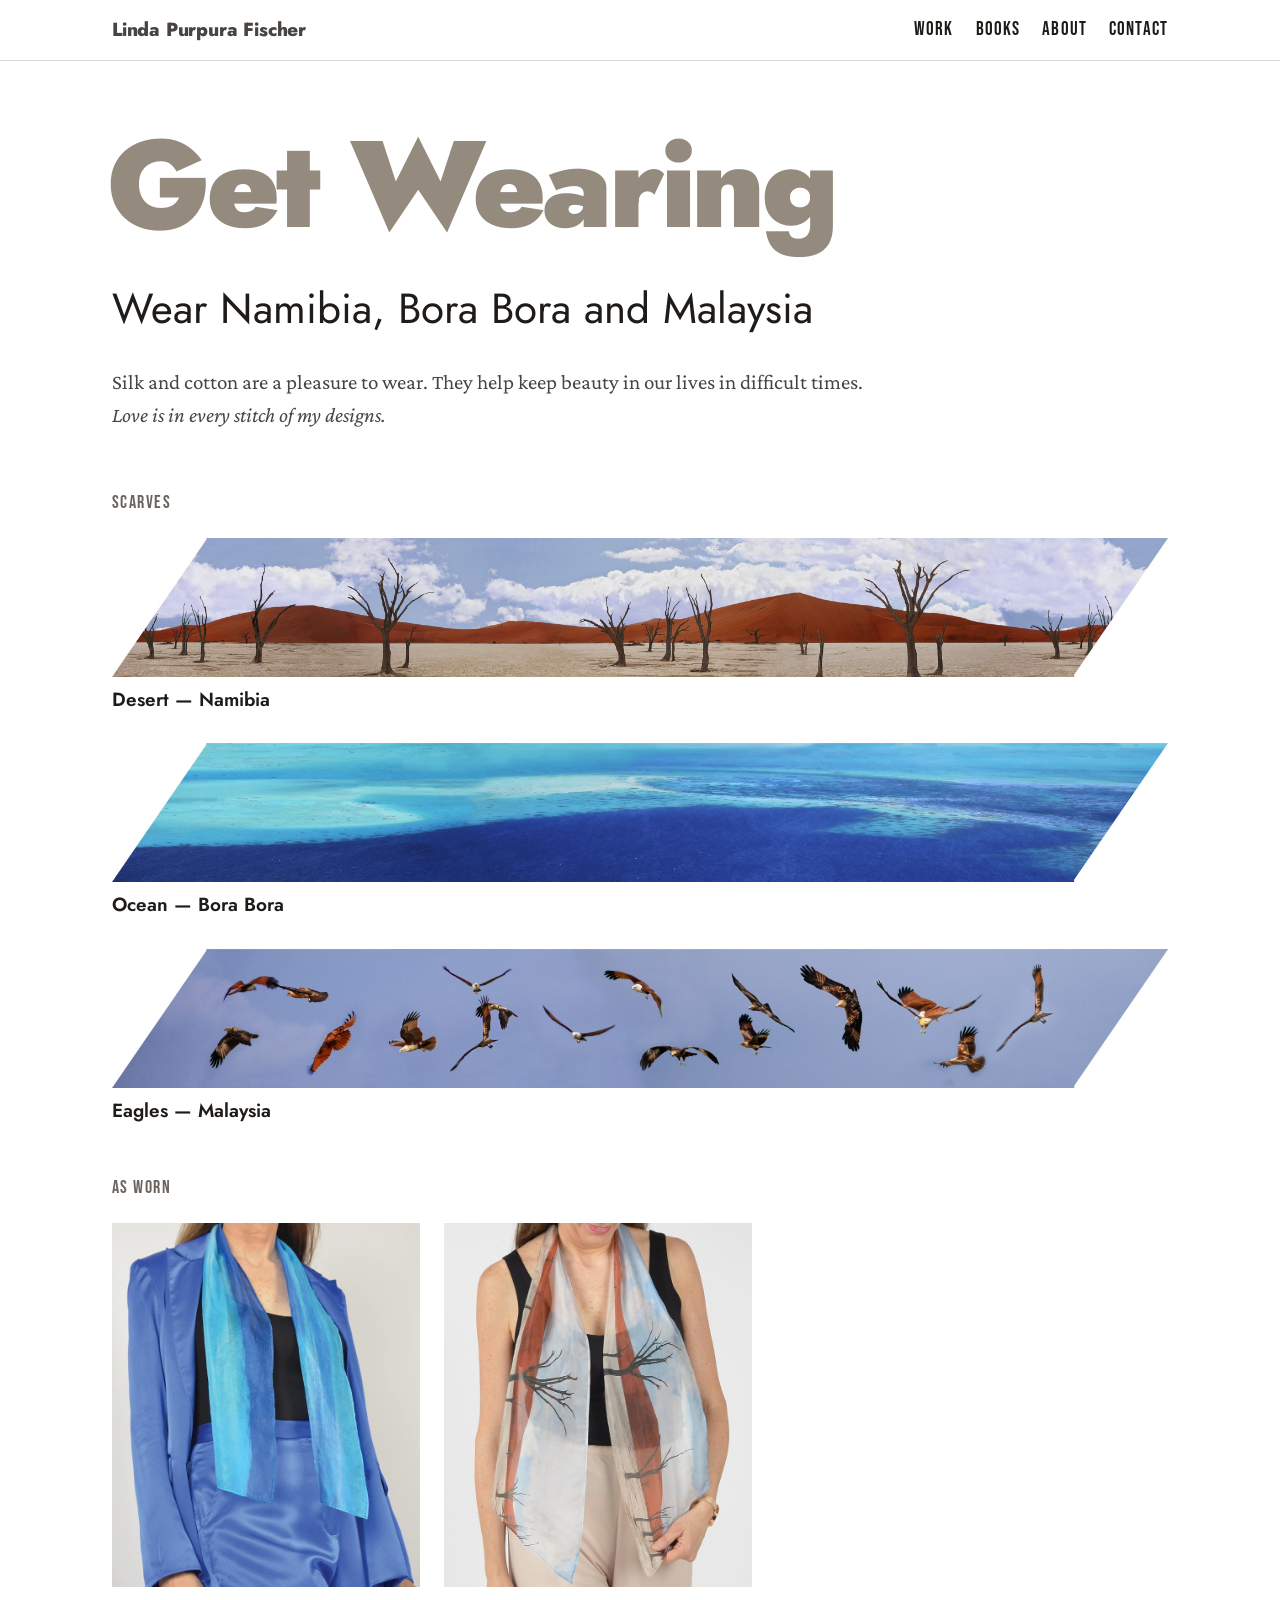
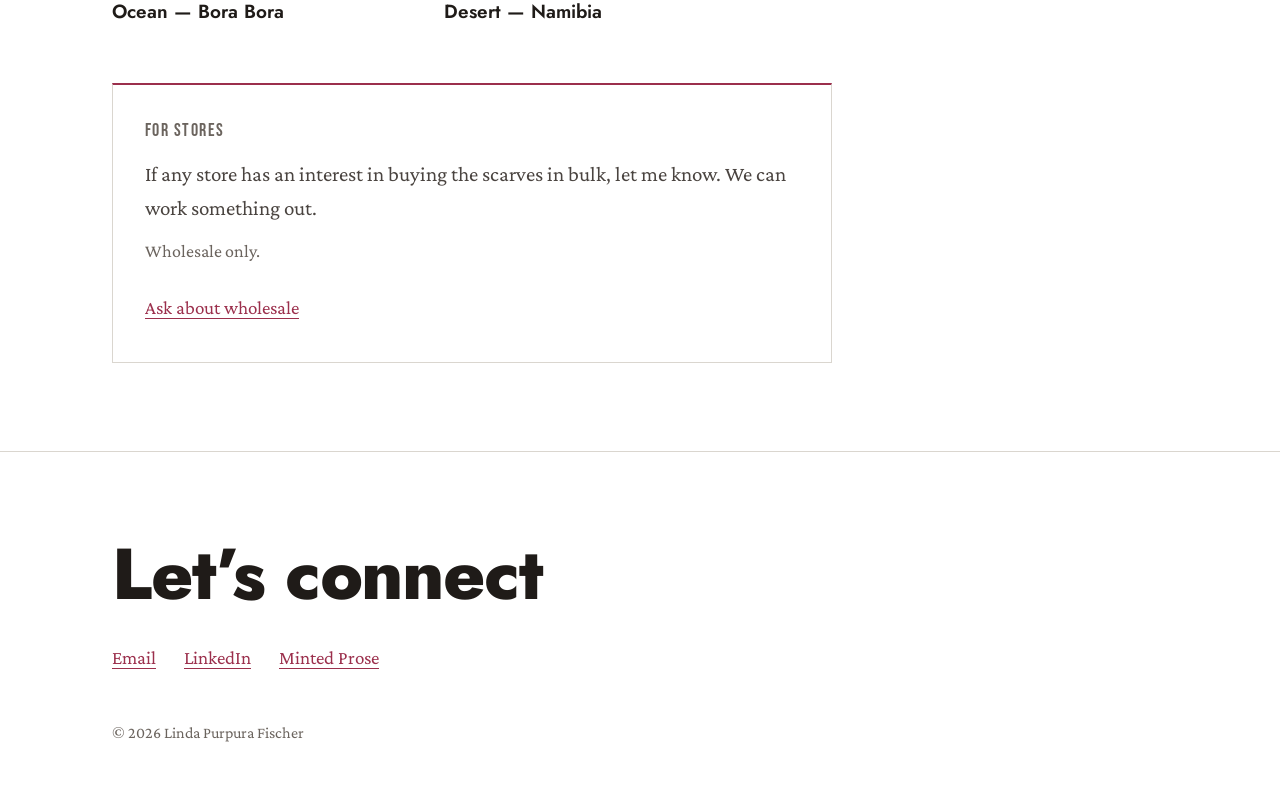
<file: wearing.html>
<!doctype html>
<html lang="en">
<head>
<meta charset="utf-8">
<meta name="robots" content="noindex">
<meta name="viewport" content="width=device-width, initial-scale=1">
<title>Get Wearing · Linda Purpura Fischer</title>
<meta name="description" content="Linda Purpura Fischer: journalist and publisher. What your people know, written down. Founder of Minted Prose, an independent press in New York.">
<meta property="og:title" content="Linda Purpura Fischer">
<meta property="og:description" content="Journalist and publisher. What your people know, written down.">
<meta property="og:image" content="img/hero-sm.jpg">
<link rel="preconnect" href="https://fonts.googleapis.com">
<link rel="preconnect" href="https://fonts.gstatic.com" crossorigin>
<link rel="stylesheet" href="https://fonts.googleapis.com/css2?family=Bebas+Neue&family=Crimson+Pro:ital,wght@0,400;0,600;1,400&family=Jost:wght@400;600;800;900&display=swap">
<link rel="stylesheet" href="css/site.css?v=61">
<script src="js/site.js?v=2" defer></script>
</head>
<body>
<a class="skip" href="#main">Skip to content</a>

<nav class="nav" aria-label="Site">
  <div class="wrap">
    <a class="nav__name" href="index.html">Linda Purpura Fischer</a>
    <button class="nav__toggle" type="button" aria-expanded="false" aria-controls="site-menu"><svg class="nav__icon" width="20" height="14" viewBox="0 0 20 14" aria-hidden="true"><path d="M0 1h20M0 7h20M0 13h20" stroke="currentColor" stroke-width="2"/></svg><span class="nav__label">Menu</span></button>
    <ul id="site-menu">
      <li><a href="index.html">Work</a></li>
      <li><a href="reading.html">Books</a></li>
      <li><a href="about.html">About</a></li>
      <li><a href="contact.html">Contact</a></li>
    </ul>
  </div>
</nav>

<main id="main">

<section id="wearing" class="section section--top">
  <div class="wrap">
    <p class="ghost" aria-hidden="true">Get Wearing</p>
    <h2>Wear Namibia, Bora Bora and Malaysia</h2>
    <div class="prose">
      <p>Silk and cotton are a pleasure to wear. They help keep beauty in our lives in difficult times. <em>Love is in every stitch of my designs.</em></p>
    </div>

    <p class="kicker shelf-label" style="margin-top:56px">Scarves</p>
    <div class="prints">
      <figure><img src="img/scarves/desert-print.jpg" alt="Desert scarf print laid flat: bare trees before red dunes under a cloudy sky" loading="lazy"><figcaption>Desert — Namibia</figcaption></figure>
      <figure><img src="img/scarves/ocean-print.jpg" alt="Ocean scarf print laid flat: turquoise shallows meeting deep blue water" loading="lazy"><figcaption>Ocean — Bora Bora</figcaption></figure>
      <figure><img src="img/scarves/eagles-print.jpg" alt="Eagles scarf print laid flat: eagles in flight across a periwinkle sky" loading="lazy"><figcaption>Eagles — Malaysia</figcaption></figure>
    </div>

    <p class="kicker shelf-label" style="margin-top:48px">As worn</p>
    <div class="scarves">
      <figure><img src="img/scarves/ocean.jpg" alt="Ocean scarf worn over a blue suit" loading="lazy"><figcaption>Ocean — Bora Bora</figcaption></figure>
      <figure><img src="img/scarves/desert.jpg" alt="Desert scarf worn over a black top" loading="lazy"><figcaption>Desert — Namibia</figcaption></figure>
    </div>

    <div class="wholesale">
      <p class="kicker">For stores</p>
      <p>If any store has an interest in buying the scarves in bulk, let me know. We can work something out.</p>
      <p class="muted">Wholesale only.</p>
      <div class="links"><a href="mailto:techandfinancial@gmail.com?subject=Scarves%20wholesale">Ask about wholesale</a></div>
    </div>
  </div>
</section>


</main>

<footer id="contact" class="foot">
  <div class="wrap">
    <h2>Let’s connect</h2>
    <div class="links">
      <a href="mailto:techandfinancial@gmail.com">Email</a>
      <a href="https://www.linkedin.com/in/lindapurpurafischer/">LinkedIn</a>
      <a href="https://mintedprose.com">Minted Prose</a>
    </div>
    <p class="small">© 2026 Linda Purpura Fischer</p>
  </div>
</footer>

</body>
</html>
</file>
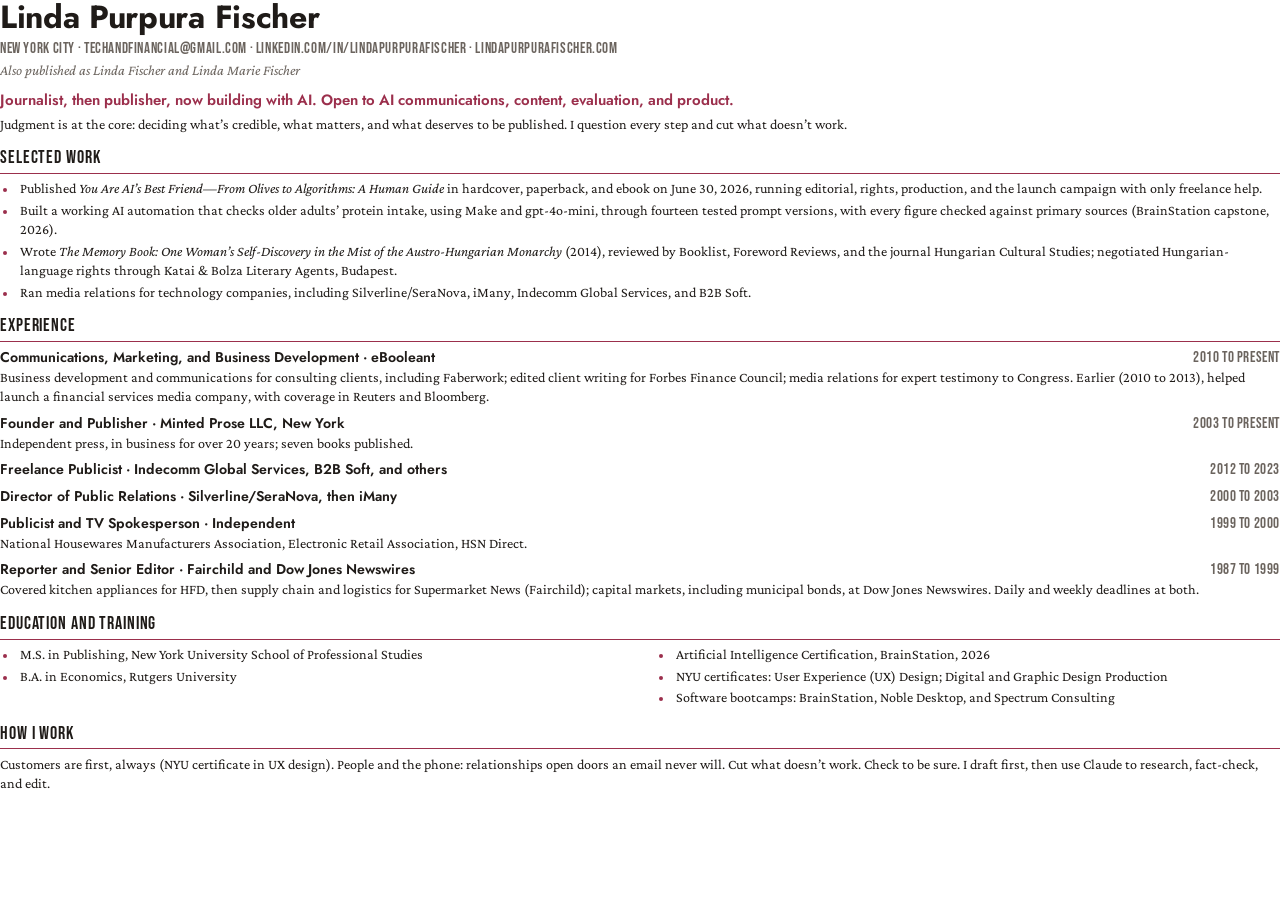
<file: _archive/resume/linda-purpura-fischer-resume-ai-roles.html>
<!doctype html><html lang="en"><head><meta charset="utf-8"><title>Linda Purpura Fischer · Résumé</title><style>
@font-face { font-family: Jost; font-weight: 500; src: url(fonts/jost-latin-500-normal.woff2); }
@font-face { font-family: Jost; font-weight: 600; src: url(fonts/jost-latin-600-normal.woff2); }
@font-face { font-family: Jost; font-weight: 700; src: url(fonts/jost-latin-700-normal.woff2); }
@font-face { font-family: Bebas; src: url(fonts/bebas-neue-latin-400-normal.woff2); }
@font-face { font-family: Crimson; font-style: normal; src: url(fonts/crimson-pro-latin-400-normal.woff2); }
@font-face { font-family: Crimson; font-style: italic; src: url(fonts/crimson-pro-latin-400-italic.woff2); }
@page { size: letter; margin: 0.45in 0.6in 0.4in 0.6in; }
* { box-sizing: border-box; }
body { margin: 0; font-family: Crimson, Georgia, serif; font-size: 10.6pt; line-height: 1.38; color: #1F1B18; }
h1 { font-family: Jost; font-weight: 700; font-size: 24pt; margin: 0; letter-spacing: -.01em; line-height: 1.1; }
.contact a { color: inherit; text-decoration: none; }
.contact { font-family: Bebas; font-size: 11.6pt; letter-spacing: .04em; color: #6B645E; margin: 2pt 0 0; }
.aka { font-family: Crimson; font-style: italic; font-size: 10.8pt; color: #6B645E; margin: 1pt 0 0; }
.head { font-family: Jost; font-weight: 600; font-size: 11.2pt; color: #9B2F4C; margin: 7pt 0 3pt; line-height: 1.4; }
p { margin: 0; }
h2 { font-family: Bebas; font-weight: 400; font-size: 13.2pt; letter-spacing: .05em; margin: 9pt 0 4pt; padding-bottom: 2pt; border-bottom: 1px solid #9B2F4C; }
ul { margin: 0; padding-left: 13pt; }
li { margin: 0 0 1.5pt; padding-left: 2pt; }
li::marker { color: #9B2F4C; font-size: 9pt; }
.job { display: flex; justify-content: space-between; align-items: baseline; margin-top: 5pt; }
.job:first-of-type { margin-top: 0; }
.t { font-family: Jost; font-weight: 600; font-size: 10.6pt; }
.d { font-family: Bebas; font-size: 11pt; letter-spacing: .04em; color: #6B645E; white-space: nowrap; padding-left: 12pt; }
.cols { display: flex; gap: 24pt; } .cols ul { flex: 1; }
</style></head><body>
<h1>Linda Purpura Fischer</h1>
<p class="contact">NEW YORK CITY · <a href="mailto:techandfinancial@gmail.com">TECHANDFINANCIAL@GMAIL.COM</a> · <a href="https://www.linkedin.com/in/lindapurpurafischer/">LINKEDIN.COM/IN/LINDAPURPURAFISCHER</a> · <a href="https://lindapurpurafischer.com/">LINDAPURPURAFISCHER.COM</a></p>
<p class="aka">Also published as Linda Fischer and Linda Marie Fischer</p>
<p class="head">Journalist, then publisher, now building with AI. Open to AI communications, content, evaluation, and product.</p>
<p>Judgment is at the core: deciding what’s credible, what matters, and what deserves to be published. I question every step and cut what doesn’t work.</p>
<h2>Selected work</h2>
<ul>
<li>Published <em>You Are AI’s Best Friend—From Olives to Algorithms: A Human Guide</em> in hardcover, paperback, and ebook on June 30, 2026, running editorial, rights, production, and the launch campaign with only freelance help.</li>
<li>Built a working AI automation that checks older adults’ protein intake, using Make and gpt-4o-mini, through fourteen tested prompt versions, with every figure checked against primary sources (BrainStation capstone, 2026).</li>

<li>Wrote <em>The Memory Book: One Woman’s Self-Discovery in the Mist of the Austro-Hungarian Monarchy</em> (2014), reviewed by Booklist, Foreword Reviews, and the journal Hungarian Cultural Studies; negotiated Hungarian-language rights through Katai &amp; Bolza Literary Agents, Budapest.</li>
<li>Ran media relations for technology companies, including Silverline/SeraNova, iMany, Indecomm Global Services, and B2B Soft.</li>
</ul>
<h2>Experience</h2>
<div class="job"><span class="t">Communications, Marketing, and Business Development · eBooleant</span><span class="d">2010 to present</span></div>
<p>Business development and communications for consulting clients, including Faberwork; edited client writing for Forbes Finance Council; media relations for expert testimony to Congress. Earlier (2010 to 2013), helped launch a financial services media company, with coverage in Reuters and Bloomberg.</p>
<div class="job"><span class="t">Founder and Publisher · Minted Prose LLC, New York</span><span class="d">2003 to present</span></div>
<p>Independent press, in business for over 20 years; seven books published.</p>
<div class="job"><span class="t">Freelance Publicist · Indecomm Global Services, B2B Soft, and others</span><span class="d">2012 to 2023</span></div>
<div class="job"><span class="t">Director of Public Relations · Silverline/SeraNova, then iMany</span><span class="d">2000 to 2003</span></div>
<div class="job"><span class="t">Publicist and TV Spokesperson · Independent</span><span class="d">1999 to 2000</span></div>
<p>National Housewares Manufacturers Association, Electronic Retail Association, HSN Direct.</p>
<div class="job"><span class="t">Reporter and Senior Editor · Fairchild and Dow Jones Newswires</span><span class="d">1987 to 1999</span></div>
<p>Covered kitchen appliances for HFD, then supply chain and logistics for Supermarket News (Fairchild); capital markets, including municipal bonds, at Dow Jones Newswires. Daily and weekly deadlines at both.</p>
<h2>Education and training</h2>
<div class="cols"><ul><li>M.S. in Publishing, New York University School of Professional Studies</li><li>B.A. in Economics, Rutgers University</li></ul><ul><li>Artificial Intelligence Certification, BrainStation, 2026</li><li>NYU certificates: User Experience (UX) Design; Digital and Graphic Design Production</li><li>Software bootcamps: BrainStation, Noble Desktop, and Spectrum Consulting</li></ul></div>
<h2>How I work</h2>
<p>Customers are first, always (NYU certificate in UX design). People and the phone: relationships open doors an email never will. Cut what doesn’t work. Check to be sure. I draft first, then use Claude to research, fact-check, and edit.</p>
</body></html>
</file>
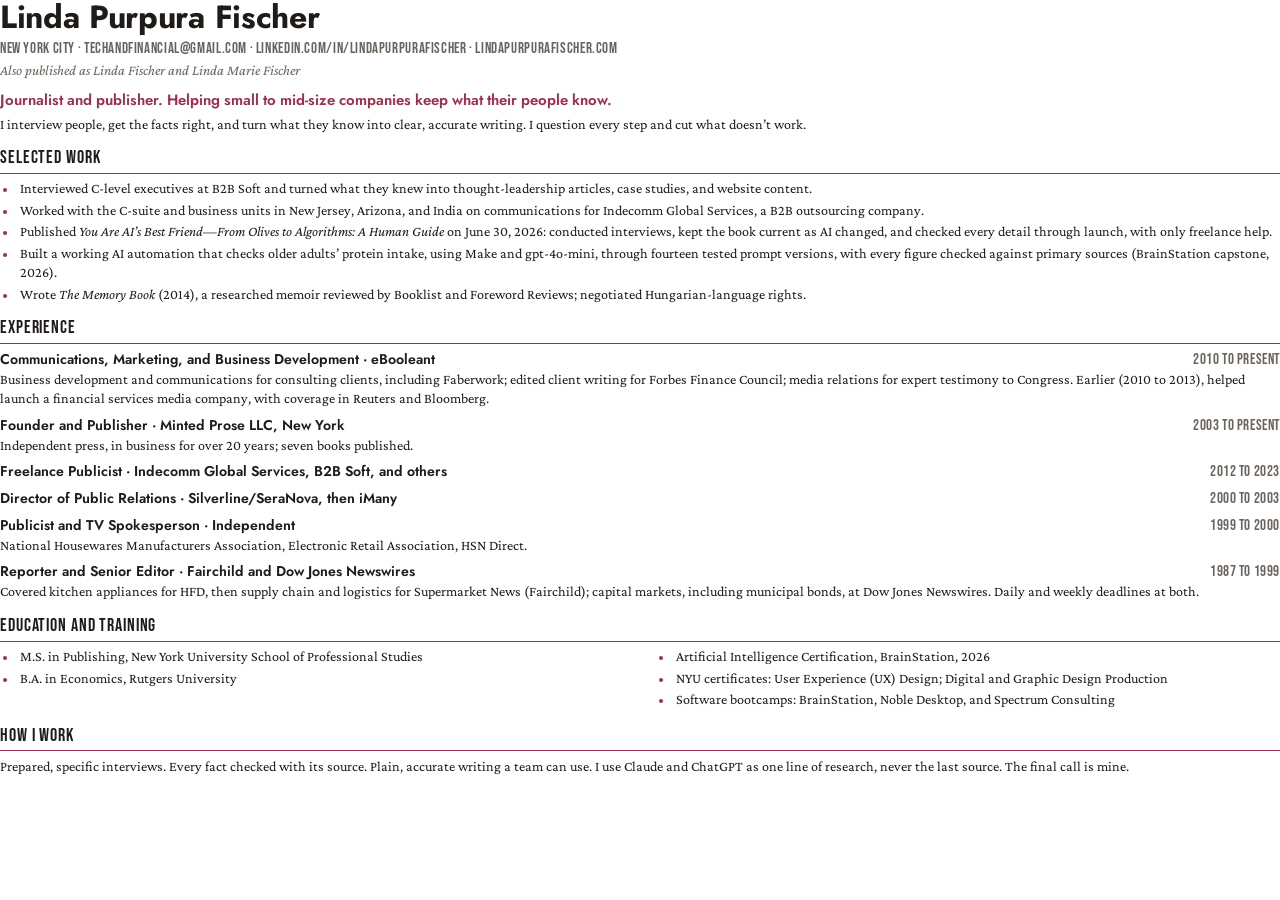
<file: _archive/resume/linda-purpura-fischer-resume.html>
<!doctype html><html lang="en"><head><meta charset="utf-8"><title>Linda Purpura Fischer · Résumé</title><style>
@font-face { font-family: Jost; font-weight: 500; src: url(fonts/jost-latin-500-normal.woff2); }
@font-face { font-family: Jost; font-weight: 600; src: url(fonts/jost-latin-600-normal.woff2); }
@font-face { font-family: Jost; font-weight: 700; src: url(fonts/jost-latin-700-normal.woff2); }
@font-face { font-family: Bebas; src: url(fonts/bebas-neue-latin-400-normal.woff2); }
@font-face { font-family: Crimson; font-style: normal; src: url(fonts/crimson-pro-latin-400-normal.woff2); }
@font-face { font-family: Crimson; font-style: italic; src: url(fonts/crimson-pro-latin-400-italic.woff2); }
@page { size: letter; margin: 0.45in 0.6in 0.4in 0.6in; }
* { box-sizing: border-box; }
body { margin: 0; font-family: Crimson, Georgia, serif; font-size: 10.6pt; line-height: 1.38; color: #1F1B18; }
h1 { font-family: Jost; font-weight: 700; font-size: 24pt; margin: 0; letter-spacing: -.01em; line-height: 1.1; }
.contact a { color: inherit; text-decoration: none; }
.contact { font-family: Bebas; font-size: 11.6pt; letter-spacing: .04em; color: #6B645E; margin: 2pt 0 0; }
.aka { font-family: Crimson; font-style: italic; font-size: 10.8pt; color: #6B645E; margin: 1pt 0 0; }
.head { font-family: Jost; font-weight: 600; font-size: 11.2pt; color: #9B2F4C; margin: 7pt 0 3pt; line-height: 1.4; }
p { margin: 0; }
h2 { font-family: Bebas; font-weight: 400; font-size: 13.2pt; letter-spacing: .05em; margin: 9pt 0 4pt; padding-bottom: 2pt; border-bottom: 1px solid #9B2F4C; }
ul { margin: 0; padding-left: 13pt; }
li { margin: 0 0 1.5pt; padding-left: 2pt; }
li::marker { color: #9B2F4C; font-size: 9pt; }
.job { display: flex; justify-content: space-between; align-items: baseline; margin-top: 5pt; }
.job:first-of-type { margin-top: 0; }
.t { font-family: Jost; font-weight: 600; font-size: 10.6pt; }
.d { font-family: Bebas; font-size: 11pt; letter-spacing: .04em; color: #6B645E; white-space: nowrap; padding-left: 12pt; }
.cols { display: flex; gap: 24pt; } .cols ul { flex: 1; }
</style></head><body>
<h1>Linda Purpura Fischer</h1>
<p class="contact">NEW YORK CITY · <a href="mailto:techandfinancial@gmail.com">TECHANDFINANCIAL@GMAIL.COM</a> · <a href="https://www.linkedin.com/in/lindapurpurafischer/">LINKEDIN.COM/IN/LINDAPURPURAFISCHER</a> · <a href="https://lindapurpurafischer.com/">LINDAPURPURAFISCHER.COM</a></p>
<p class="aka">Also published as Linda Fischer and Linda Marie Fischer</p>
<p class="head">Journalist and publisher. Helping small to mid-size companies keep what their people know.</p>
<p>I interview people, get the facts right, and turn what they know into clear, accurate writing. I question every step and cut what doesn’t work.</p>
<h2>Selected work</h2>
<ul>
<li>Interviewed C-level executives at B2B Soft and turned what they knew into thought-leadership articles, case studies, and website content.</li>
<li>Worked with the C-suite and business units in New Jersey, Arizona, and India on communications for Indecomm Global Services, a B2B outsourcing company.</li>
<li>Published <em>You Are AI’s Best Friend—From Olives to Algorithms: A Human Guide</em> on June 30, 2026: conducted interviews, kept the book current as AI changed, and checked every detail through launch, with only freelance help.</li>
<li>Built a working AI automation that checks older adults’ protein intake, using Make and gpt-4o-mini, through fourteen tested prompt versions, with every figure checked against primary sources (BrainStation capstone, 2026).</li>

<li>Wrote <em>The Memory Book</em> (2014), a researched memoir reviewed by Booklist and Foreword Reviews; negotiated Hungarian-language rights.</li>
</ul>
<h2>Experience</h2>
<div class="job"><span class="t">Communications, Marketing, and Business Development · eBooleant</span><span class="d">2010 to present</span></div>
<p>Business development and communications for consulting clients, including Faberwork; edited client writing for Forbes Finance Council; media relations for expert testimony to Congress. Earlier (2010 to 2013), helped launch a financial services media company, with coverage in Reuters and Bloomberg.</p>
<div class="job"><span class="t">Founder and Publisher · Minted Prose LLC, New York</span><span class="d">2003 to present</span></div>
<p>Independent press, in business for over 20 years; seven books published.</p>
<div class="job"><span class="t">Freelance Publicist · Indecomm Global Services, B2B Soft, and others</span><span class="d">2012 to 2023</span></div>
<div class="job"><span class="t">Director of Public Relations · Silverline/SeraNova, then iMany</span><span class="d">2000 to 2003</span></div>
<div class="job"><span class="t">Publicist and TV Spokesperson · Independent</span><span class="d">1999 to 2000</span></div>
<p>National Housewares Manufacturers Association, Electronic Retail Association, HSN Direct.</p>
<div class="job"><span class="t">Reporter and Senior Editor · Fairchild and Dow Jones Newswires</span><span class="d">1987 to 1999</span></div>
<p>Covered kitchen appliances for HFD, then supply chain and logistics for Supermarket News (Fairchild); capital markets, including municipal bonds, at Dow Jones Newswires. Daily and weekly deadlines at both.</p>
<h2>Education and training</h2>
<div class="cols"><ul><li>M.S. in Publishing, New York University School of Professional Studies</li><li>B.A. in Economics, Rutgers University</li></ul><ul><li>Artificial Intelligence Certification, BrainStation, 2026</li><li>NYU certificates: User Experience (UX) Design; Digital and Graphic Design Production</li><li>Software bootcamps: BrainStation, Noble Desktop, and Spectrum Consulting</li></ul></div>
<h2>How I work</h2>
<p>Prepared, specific interviews. Every fact checked with its source. Plain, accurate writing a team can use. I use Claude and ChatGPT as one line of research, never the last source. The final call is mine.</p>
</body></html>
</file>
<file: css/site.css>
/* Linda Purpura Fischer: personal site */
:root {
  --ink: #1F1B18;
  --body: #4A4440;
  --muted: #6B645E;
  --ghost: #E6E3DE;
  --rule: #DAD6CF;
  --paper: #FFFFFF;
  --warm: #F6F4EF;
  --photo: #BAB7A8;
  --accent: #9B2F4C;
  --display: "Jost", "Futura", "Century Gothic", sans-serif;
  --label: "Bebas Neue", "Oswald", "Arial Narrow", sans-serif;
  --serif: "Crimson Pro", "Minion Pro", Georgia, serif;
  --wrap: 1120px;
}

* { box-sizing: border-box; }
html { scroll-behavior: smooth; scroll-padding-top: 72px; }
body {
  margin: 0;
  background: var(--paper);
  color: var(--body);
  font-family: var(--serif);
  font-size: 21px;
  line-height: 1.6;
  -webkit-font-smoothing: antialiased;
}
img { max-width: 100%; display: block; }
a { color: var(--ink); text-decoration-thickness: 1px; text-underline-offset: 4px; text-decoration-color: var(--rule); }
a:hover { color: var(--accent); text-decoration-color: currentColor; }
p { margin: 0; }
em { font-style: italic; }
.wrap { max-width: var(--wrap); margin: 0 auto; padding: 0 32px; }
.skip { position: absolute; left: -9999px; }
.skip:focus { left: 16px; top: 16px; background: var(--ink); color: #fff; padding: 8px 14px; z-index: 50; }

/* ---------- Nav ---------- */
.nav {
  position: sticky; top: 0; z-index: 20;
  background: rgba(255,255,255,.94);
  backdrop-filter: blur(6px);
  border-bottom: 1px solid var(--rule);
}
.nav .wrap { display: flex; align-items: center; justify-content: space-between; gap: 24px; min-height: 60px; }
.nav__name { font-family: var(--display); font-weight: 800; font-size: 19px; color: var(--ink); text-decoration: none; letter-spacing: -.01em; white-space: nowrap; }
.nav ul { list-style: none; margin: 0; padding: 0; display: flex; flex-wrap: wrap; gap: 4px 22px; }
.nav ul a {
  font-family: var(--label); font-size: 19px; letter-spacing: .06em;
  color: var(--ink); text-decoration: none;
  display: inline-flex; align-items: center; min-height: 44px;
}
.nav ul a:hover { color: var(--accent); }

/* ---------- Hero ---------- */
.hero { background: var(--photo); }
.hero img {
  width: 100%; height: min(78vh, 760px); min-height: 380px;
  object-fit: cover; object-position: 50% 22%;
}
.intro { padding-top: 64px; padding-bottom: 32px; }
.intro .kicker { margin-bottom: 18px; }
.intro h1 {
  margin: 0;
  font-family: var(--display); font-weight: 800;
  font-size: clamp(54px, 9.5vw, 128px); line-height: .9; letter-spacing: -.025em;
  color: var(--ink);
}
.intro .lede {
  margin-top: 28px; max-width: 30ch;
  font-family: var(--display); font-weight: 400;
  font-size: clamp(24px, 3vw, 34px); line-height: 1.25; color: var(--ink);
}
.kicker {
  font-family: var(--label); font-size: 18px; letter-spacing: .08em;
  color: var(--muted); text-transform: uppercase;
}
.links { display: flex; flex-wrap: wrap; gap: 8px 28px; margin-top: 28px; font-size: 19px; }
.links a { display: inline-flex; align-items: center; min-height: 44px; }

/* ---------- Sections ---------- */
.section { padding: 88px 0; }
.section--warm { background: var(--warm); }
.ghost {
  font-family: var(--display); font-weight: 900;
  font-size: clamp(64px, 13vw, 168px); line-height: .85; letter-spacing: -.035em;
  color: var(--ghost); margin: 0 0 -.18em -.04em;
  user-select: none;
}
.section--warm .ghost { color: #E4E0D8; }
.section h2 {
  position: relative; margin: 0 0 32px;
  font-family: var(--display); font-weight: 400;
  font-size: clamp(30px, 3.4vw, 42px); line-height: 1.15; color: var(--ink);
}
.section h3 {
  margin: 0; font-family: var(--display); font-weight: 600;
  font-size: 24px; line-height: 1.25; color: var(--ink);
}
.prose { max-width: 64ch; display: flex; flex-direction: column; gap: 16px; }

.points { margin: 0; padding: 0 0 0 1.1em; max-width: 66ch; display: flex; flex-direction: column; gap: 10px; }
.points li::marker { color: var(--accent); }

/* Selected work */
.work { display: flex; flex-direction: column; margin-top: 56px; }
.work article {
  display: grid; grid-template-columns: minmax(0, 1fr) minmax(0, 1.5fr); gap: 16px 48px;
  padding: 36px 0; border-top: 1px solid var(--rule);
}
.work article:last-child { border-bottom: 1px solid var(--rule); }
.work .meta { display: flex; flex-direction: column; gap: 8px; }
.work .by { font-size: 18px; color: var(--muted); }
.work .text { display: flex; flex-direction: column; gap: 12px; }

/* How I work */
.traits { display: grid; grid-template-columns: repeat(2, minmax(0, 1fr)); gap: 40px 56px; }
.traits div { border-top: 2px solid var(--ink); padding-top: 18px; display: flex; flex-direction: column; gap: 8px; }

/* Career */
.career { list-style: none; margin: 0; padding: 0; }
.career li { display: grid; grid-template-columns: 180px minmax(0, 1fr); gap: 24px; padding: 18px 0; border-top: 1px solid var(--rule); }
.career li:last-child { border-bottom: 1px solid var(--rule); }
.career span:first-child { font-family: var(--label); letter-spacing: .06em; font-size: 19px; color: var(--muted); }
.career strong { color: var(--ink); font-weight: 600; }
.note { margin-top: 20px; color: var(--muted); }

/* Creative divider */
.gorgeous { background: var(--ink); color: #E9E4DC; padding: 96px 0; }
.gorgeous .kicker { color: #B9B1A6; }
.gorgeous h2 {
  margin: 16px 0 32px; font-family: var(--display); font-weight: 800;
  font-size: clamp(48px, 8vw, 104px); line-height: .92; letter-spacing: -.025em; color: #fff;
}
.gorgeous .prose strong { color: #fff; }

/* Books */
.books { display: grid; grid-template-columns: repeat(auto-fill, minmax(190px, 1fr)); gap: 40px 32px; }
.book { display: flex; flex-direction: column; gap: 12px; }
.book img { width: 100%; aspect-ratio: 2 / 3; object-fit: cover; box-shadow: 0 1px 2px rgba(0,0,0,.12), 0 8px 24px rgba(0,0,0,.10); }
.book h3 { font-size: 19px; }
.book p { font-size: 17px; color: var(--muted); line-height: 1.4; }
.shelf-label { margin: 48px 0 20px; }
.shelf-label:first-of-type { margin-top: 0; }

/* Lists of things */
.items { list-style: none; margin: 24px 0 0; padding: 0; display: flex; flex-direction: column; }
.items li { padding: 14px 0; border-top: 1px solid var(--rule); font-size: 21px; color: var(--ink); }
.items li:last-child { border-bottom: 1px solid var(--rule); }
.two { display: grid; grid-template-columns: minmax(0, 1fr) minmax(0, 1fr); gap: 56px; align-items: start; }

/* Footer */
.foot { padding: 88px 0 64px; border-top: 1px solid var(--rule); }
.foot h2 { margin: 0; font-family: var(--display); font-weight: 800; font-size: clamp(40px, 6vw, 72px); line-height: .95; letter-spacing: -.02em; color: var(--ink); }
.foot .small { margin-top: 40px; font-size: 16px; color: var(--muted); }

@media (max-width: 860px) {
  .nav .wrap { flex-direction: column; align-items: flex-start; gap: 0; padding-top: 8px; padding-bottom: 4px; }
  .nav ul { gap: 0 16px; }
  .nav ul a { font-size: 17px; }
  html { scroll-padding-top: 120px; }
  .work article, .traits, .two { grid-template-columns: minmax(0, 1fr); }
  .career li { grid-template-columns: minmax(0, 1fr); gap: 2px; }
  .section { padding: 64px 0; }
}
@media (max-width: 520px) {
  body { font-size: 19px; }
  .wrap { padding: 0 16px; }
  .hero img { height: 56vh; min-height: 300px; }
  .books { grid-template-columns: repeat(2, minmax(0, 1fr)); gap: 28px 16px; }
}

/* ---------- Multi-page ---------- */

.section--top { padding-top: 72px; min-height: calc(100vh - 380px); }
.nav ul a[aria-current="page"] { color: var(--accent); box-shadow: inset 0 -2px 0 var(--accent); }
.links--light { margin-top: 40px; }
.links--light a { color: #fff; text-decoration-color: rgba(255,255,255,.4); font-family: var(--label); letter-spacing: .06em; font-size: 22px; }
.links--light a:hover { color: #F2C6D2; }

/* Scarves */
.scarves { display: grid; grid-template-columns: repeat(3, minmax(0, 1fr)); gap: 24px; }
.scarves figure { margin: 0; display: flex; flex-direction: column; gap: 10px; }
.scarves img { width: 100%; aspect-ratio: 732 / 865; object-fit: cover; background: var(--warm); }
.scarves figcaption { font-family: var(--display); font-weight: 600; font-size: 19px; color: var(--ink); }
.wholesale { margin-top: 56px; padding: 32px; background: var(--warm); border-top: 2px solid var(--accent); max-width: 720px; display: flex; flex-direction: column; gap: 12px; }
.wholesale .muted { color: var(--muted); font-size: 18px; }
.wholesale .links { margin-top: 8px; }
@media (max-width: 640px) { .scarves { grid-template-columns: minmax(0, 1fr); } }
.prints { display: flex; flex-direction: column; gap: 28px; }
.prints figure { margin: 0; display: flex; flex-direction: column; gap: 8px; }
.prints img { width: 100%; height: auto; }
.prints figcaption { font-family: var(--display); font-weight: 600; font-size: 19px; color: var(--ink); }
.scarves:has(figure:nth-child(2):last-child) { grid-template-columns: repeat(2, minmax(0, 1fr)); max-width: 640px; }
@media (max-width: 640px) { .scarves:has(figure:nth-child(2):last-child) { grid-template-columns: minmax(0, 1fr); } }

/* Home intro without the big name */
.intro h1.kicker { font-family: var(--label); font-weight: 400; font-size: 20px; line-height: 1.3; letter-spacing: .08em; color: var(--muted); margin: 0; }
.intro .lede { margin-top: 14px; max-width: 24ch; font-size: clamp(34px, 4.6vw, 56px); line-height: 1.1; font-weight: 400; letter-spacing: -.01em; }
.intro { padding-top: 36px; padding-bottom: 0; }
.intro .links { margin-top: 10px; }
#working { padding-top: 40px; }
.intro h1.kicker strong { color: var(--ink); font-weight: 400; -webkit-text-stroke: .6px var(--ink); }
.judgment { position: relative; max-width: 40ch; margin: -12px 0 32px; font-family: var(--display); font-size: clamp(22px, 2.2vw, 26px); line-height: 1.35; color: var(--ink); }
/* keep the big grey title clear of the heading below it */
.ghost { margin-bottom: 48px; }
.gorgeous--page { min-height: calc(100vh - 380px); display: flex; align-items: center; }
.gorgeous--page .wrap { width: 100%; }

/* About */
.about { display: grid; grid-template-columns: minmax(0, 5fr) minmax(0, 7fr); gap: 56px; align-items: start; }
.about__photo { width: 100%; aspect-ratio: 1; object-fit: cover; background: var(--photo); }
.about__text h2 { margin: 12px 0 24px; }
.about__text strong { color: var(--ink); font-weight: 600; }
.about__links { margin-top: 36px; }
.about__links a { font-family: var(--label); font-size: 22px; letter-spacing: .06em; text-decoration: none; display: flex; align-items: center; min-height: 44px; }
.about__links a::after { content: "→"; margin-left: auto; font-family: var(--display); color: var(--accent); }
@media (max-width: 860px) { .about { grid-template-columns: minmax(0, 1fr); gap: 32px; } .about__photo { max-width: 420px; } }
.mantra { margin: -8px 0 24px; font-family: var(--display); font-style: italic; font-size: 22px; color: var(--accent); }
.brand-logo { display: inline-block; margin-top: 48px; }
.brand-logo img { height: 120px; width: auto; }
.items a { text-decoration: none; display: block; }
.items a:hover { color: var(--accent); }
a.book { text-decoration: none; color: inherit; }
a.book img { transition: transform .2s ease, box-shadow .2s ease; }
a.book:hover img { transform: translateY(-3px); box-shadow: 0 2px 4px rgba(0,0,0,.14), 0 14px 32px rgba(0,0,0,.16); }
a.book:hover h3 { color: var(--accent); }
.inline-links { display: flex; flex-wrap: wrap; gap: 8px 28px; }
/* show whole covers, no cropping */
.book img { aspect-ratio: auto; height: auto; object-fit: contain; }
.books { align-items: start; }
/* Albums */
.albums { display: grid; grid-template-columns: repeat(3, minmax(0, 1fr)); gap: 32px; margin: 40px 0 8px; max-width: 900px; }
.album { display: flex; flex-direction: column; gap: 12px; text-decoration: none; color: var(--ink); }
.album img { width: 100%; height: auto; box-shadow: 0 1px 2px rgba(0,0,0,.12), 0 8px 24px rgba(0,0,0,.10); transition: transform .2s ease, box-shadow .2s ease; }
.album span { font-family: var(--display); font-weight: 600; font-size: 19px; }
.album:hover img { transform: translateY(-3px); box-shadow: 0 2px 4px rgba(0,0,0,.14), 0 14px 32px rgba(0,0,0,.16); }
.album:hover span { color: var(--accent); }
@media (max-width: 520px) { .albums { grid-template-columns: minmax(0, 1fr); max-width: 360px; } }
.seeking { margin-top: 14px; display: inline-block; font-family: var(--display); font-weight: 600; font-size: clamp(20px, 2vw, 24px); color: var(--accent); border-left: 3px solid var(--accent); padding-left: 14px; }
/* Travel */
.travel { display: grid; grid-template-columns: minmax(0, 7fr) minmax(0, 5fr); gap: 48px; align-items: center; }
.travel__photo { width: 100%; height: auto; }
.travel h2 { margin-top: 0; }
@media (max-width: 860px) { .travel { grid-template-columns: minmax(0, 1fr); gap: 28px; } }
.kitchen-logo { display: flex; align-items: center; justify-content: center; background: #fff; aspect-ratio: 3 / 2; padding: 48px; box-sizing: border-box; }
.kitchen-logo img { width: 70%; height: auto; }
.travel--kitchen { grid-template-columns: minmax(0, 5fr) minmax(0, 7fr); align-items: start; }
.travel--kitchen .kitchen-logo { position: sticky; top: 96px; }
@media (max-width: 860px) { .travel--kitchen { grid-template-columns: minmax(0, 1fr); } .travel--kitchen .kitchen-logo { position: static; max-width: 420px; } }
.kitchen-photos { display: grid; grid-template-columns: repeat(2, minmax(0, 1fr)); gap: 12px; position: sticky; top: 96px; }
.kitchen-photos img { width: 100%; aspect-ratio: 3 / 4; object-fit: cover; }
.kitchen-photos .kp-wide { grid-column: 1 / -1; aspect-ratio: 4 / 3; }
.brand-logo--sm { margin-top: 32px; }
.brand-logo--sm img { height: 90px; }
@media (max-width: 860px) { .kitchen-photos { position: static; } }
/* On phones the menu wraps to 3 rows; don't pin it to the top or it covers the page */
@media (max-width: 860px) { .nav { position: static; } html { scroll-padding-top: 0; } }
.contact-list { max-width: 640px; margin-top: 32px; }
.contact-list a { font-family: var(--display); font-size: clamp(22px, 2.6vw, 30px); text-decoration: none; display: block; padding: 4px 0; }
/* Phones: show the whole photo so the head is never cropped */
@media (max-width: 860px) { .hero img { height: auto; min-height: 0; aspect-ratio: 3 / 2; object-fit: cover; object-position: 50% 30%; } }
/* All-white backgrounds (no tan) */
.section--warm { background: var(--paper); }
.section--warm .ghost { color: var(--ghost); }
.wholesale { background: var(--paper); border: 1px solid var(--rule); border-top: 2px solid var(--accent); }
.hero { background: var(--paper); }
/* Darker grey for the big "Get ___" titles */
:root { --ghost: #C8C2B8; }
.ghost, .section--warm .ghost { color: var(--ghost); }
.ghost--about { font-size: clamp(54px, 10vw, 140px); margin-bottom: 16px; }
.mantra--top { margin: 0 0 48px; font-size: clamp(22px, 2.4vw, 28px); }
.ghost--about { font-size: clamp(46px, 7.2vw, 100px); margin-bottom: 28px; }
.about__text .kicker { margin-bottom: 18px; }
.ghost--about { margin-bottom: 44px; }
/* One size for every big grey title, small enough that the longest ("Get to Know Me") fits on one line */
.ghost, .ghost--about { font-size: clamp(52px, 9.6vw, 136px); }
.about__figure { margin: 0; }
.about__figure figcaption { margin-top: 12px; font-family: var(--label); font-size: 18px; letter-spacing: .08em; text-transform: uppercase; color: var(--muted); }
:root { --ghost: #B3ACA1; }
/* Phones: compact menu that stays fully visible: name on top, all links on ONE swipeable row */
@media (max-width: 860px) {
  .nav { position: sticky; top: 0; }
  .nav .wrap { padding-top: 8px; padding-bottom: 0; gap: 0; }
  .nav__name { font-size: 17px; }
  .nav ul { flex-wrap: nowrap; overflow-x: auto; gap: 0 18px; width: 100%; scrollbar-width: none; -webkit-overflow-scrolling: touch; }
  .nav ul::-webkit-scrollbar { display: none; }
  .nav ul li { flex: 0 0 auto; }
  .nav ul a { font-size: 17px; min-height: 40px; }
  html { scroll-padding-top: 96px; }
}
/* Center the About photo caption */
.about__figure figcaption { text-align: center; }
@media (max-width: 860px) {
  .nav ul { flex-wrap: wrap; overflow: visible; gap: 0 16px; }
  .nav ul a { font-size: 16px; min-height: 36px; }
  html { scroll-padding-top: 120px; }
}
:root { --ghost: #948B7E; }

/* ---------- Phone menu: slim bar with a Menu button ---------- */
.nav__toggle { display: none; }
@media (max-width: 860px) {
  .nav { position: sticky; top: 0; }
  .nav .wrap { flex-direction: row; flex-wrap: wrap; align-items: center; justify-content: space-between; min-height: 52px; padding-top: 0; padding-bottom: 0; }
  .nav__toggle {
    display: inline-flex; align-items: center; min-height: 44px; padding: 0 4px 0 16px;
    background: none; border: 0; cursor: pointer;
    font-family: var(--label); font-size: 18px; letter-spacing: .08em; color: var(--accent);
  }
  .nav ul { display: none; width: 100%; flex-direction: column; flex-wrap: nowrap; gap: 0; padding: 4px 0 12px; }
  .nav--open ul { display: flex; }
  .nav ul a { font-size: 20px; min-height: 44px; }
  html { scroll-padding-top: 64px; }
}
@media (max-width: 860px) { .nav--open { background: #fff; box-shadow: 0 8px 24px rgba(0,0,0,.08); } }
@media (max-width: 860px) {
  .nav__toggle { gap: 8px; }
  .nav__icon { display: block; }
  .nav ul { align-items: center; text-align: center; }
}
.resume-link { margin-top: 14px; font-family: var(--label); font-size: 19px; letter-spacing: .06em; }
.resume-link a { display: inline-flex; align-items: center; min-height: 44px; }
/* Vision statement on the home page */
.vision { margin: 28px 0 24px; max-width: 46ch; }
.vision__head { font-family: var(--display); font-weight: 800; font-size: clamp(30px, 4.2vw, 50px); line-height: 1.05; letter-spacing: -.015em; color: var(--ink); }
.vision__body { margin-top: 14px; font-size: 21px; line-height: 1.5; color: var(--body); max-width: 60ch; }
.vision { max-width: none; }
.vision__head { max-width: 24ch; }
/* Vision: bold, punchy action lines */
.vision__head { font-size: clamp(36px, 5.4vw, 66px); line-height: 1.02; }
.vision__list { list-style: none; margin: 22px 0 0; padding: 0 0 0 18px; border-left: 4px solid var(--accent); display: flex; flex-direction: column; gap: 6px; }
.vision__list li { font-family: var(--display); font-weight: 800; font-size: clamp(21px, 2.3vw, 28px); line-height: 1.25; color: var(--ink); }
.vision__body { margin-top: 18px; }
.vision__body strong { color: var(--ink); font-weight: 600; }
/* Vision lines: regular weight, not bold */
.vision__list li { font-weight: 400; }
.vision__head { font-size: clamp(30px, 4.2vw, 50px); line-height: 1.08; }
/* Links inside text are red so readers can tell they're links */
main p a, main li a:not(.album):not(.book), .foot a, main .links a { color: var(--accent); text-decoration-color: currentColor; }
main p a:hover, main li a:hover, .foot a:hover, main .links a:hover { color: var(--ink); }
.nav a, .items a, .contact-list a { color: inherit; }
.contact-list a { color: var(--accent); }
.vision__list { max-width: none; }
.vision__body { max-width: 900px; }
.vision__list { gap: 16px; margin-top: 28px; }
.vision__list li { line-height: 1.3; }
.vision__body { margin-top: 24px; }
.vision__payoff { margin-top: 22px; font-family: var(--display); font-weight: 600; font-size: clamp(20px, 2.1vw, 25px); line-height: 1.35; color: var(--accent); max-width: 900px; }
.vision__payoff { color: var(--ink); }

/* ---------- Knowledge transfer ---------- */
#knowledge { scroll-margin-top: 72px; }
#knowledge .prose { margin-bottom: 48px; }

/* Back-to-back sections share one gap, not two */
.section + .section { padding-top: 8px; }
</file>
